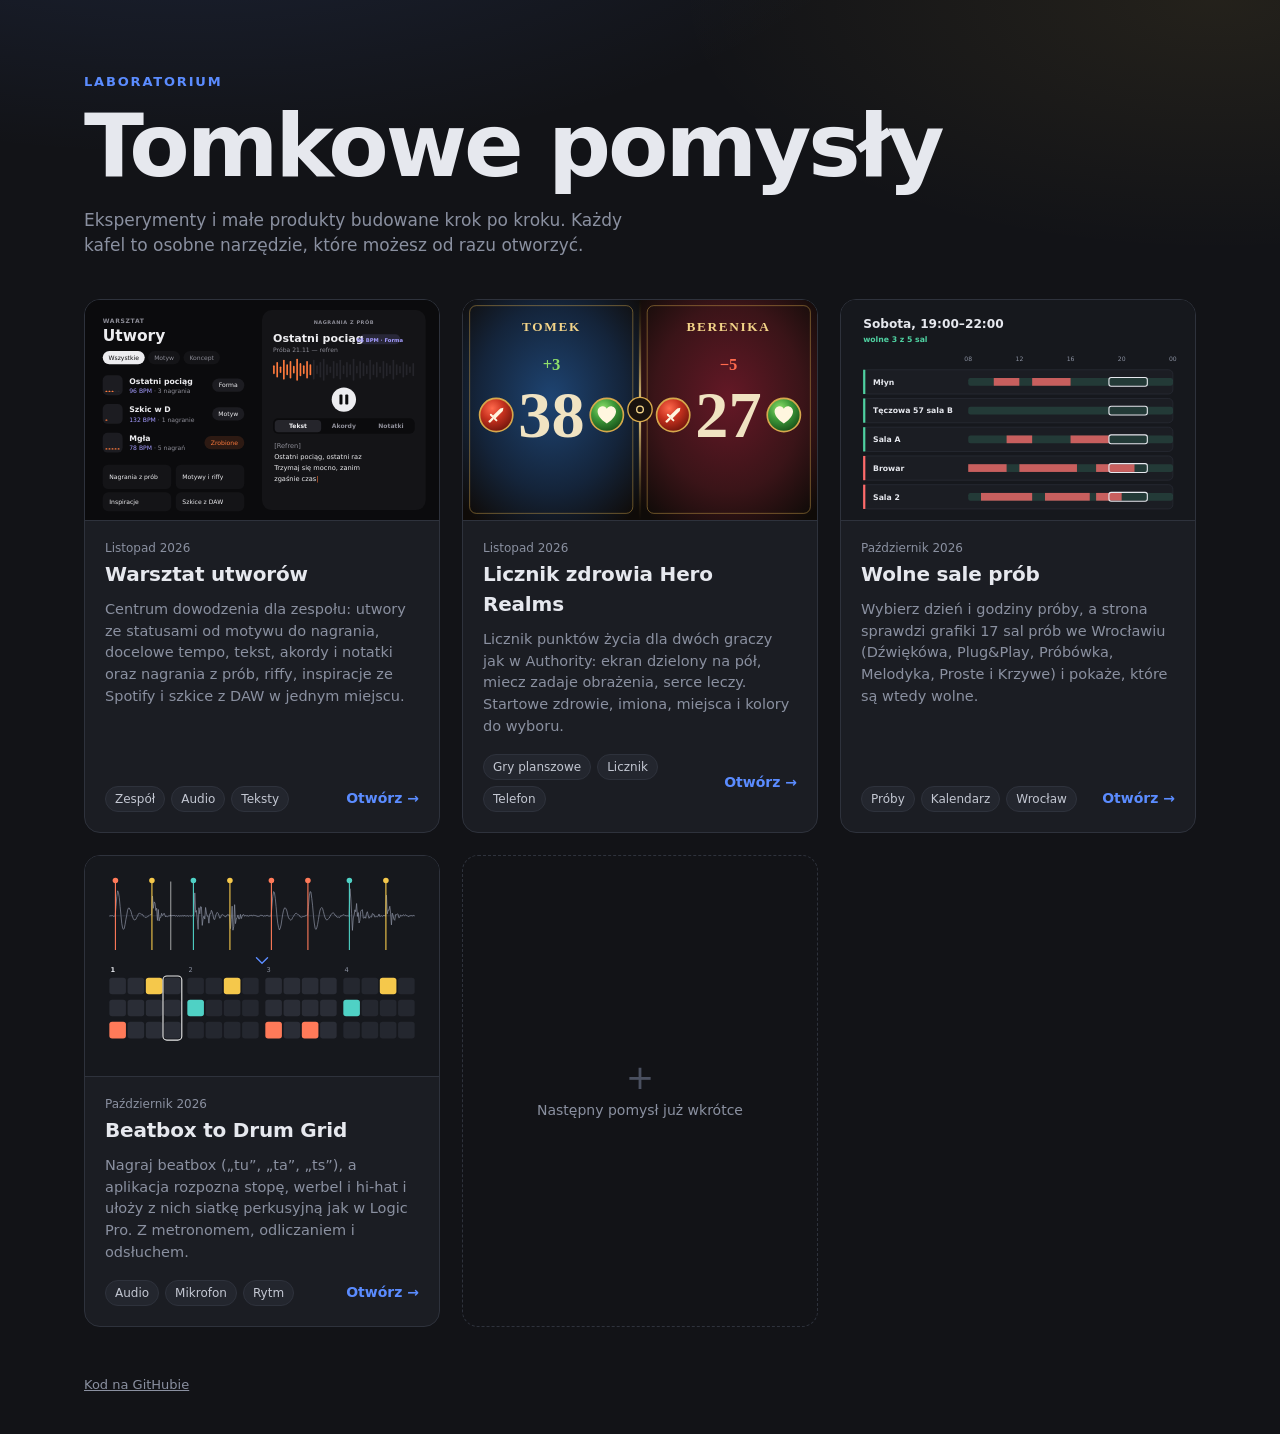
<file: index.html>
<!doctype html>
<html lang="pl">
<head>
  <meta charset="utf-8">
  <meta name="viewport" content="width=device-width, initial-scale=1">
  <title>Tomkowe pomysły</title>
  <meta name="description" content="Eksperymenty i małe produkty budowane krok po kroku.">
  <link rel="stylesheet" href="home.css">
</head>
<body>
  <header class="hero">
    <p class="eyebrow">Laboratorium</p>
    <h1>Tomkowe pomysły</h1>
    <p class="lede">Eksperymenty i małe produkty budowane krok po kroku. Każdy kafel to osobne narzędzie, które możesz od razu otworzyć.</p>
  </header>

  <main>
    <ul id="ideas" class="ideas"></ul>
    <noscript><p class="lede">Ta strona potrzebuje włączonego JavaScriptu.</p></noscript>
  </main>

  <footer class="foot">
    <a href="https://github.com/tomaszsimborski/appsideas">Kod na GitHubie</a>
  </footer>

  <script src="ideas.js"></script>
  <script>
    (() => {
      const list = document.getElementById('ideas');
      const el = (tag, cls, text) => {
        const e = document.createElement(tag);
        if (cls) e.className = cls;
        if (text != null) e.textContent = text;
        return e;
      };

      for (const idea of window.IDEAS || []) {
        const li = el('li');
        const a = el('a', 'tile');
        a.href = idea.href;

        const shot = el('div', 'shot');
        const img = el('img');
        img.src = idea.preview;
        img.alt = '';
        img.loading = 'lazy';
        shot.append(img);

        const body = el('div', 'body');
        const head = el('div', 'head');
        head.append(el('h2', null, idea.title));
        if (idea.date) head.append(el('span', 'date', idea.date));
        body.append(head, el('p', 'desc', idea.description));

        const foot = el('div', 'meta');
        const tags = el('div', 'tags');
        for (const t of idea.tags || []) tags.append(el('span', 'tag', t));
        foot.append(tags, el('span', 'open', 'Otwórz →'));
        body.append(foot);

        a.append(shot, body);
        li.append(a);
        list.append(li);
      }

      // Miejsce na kolejny pomysł.
      const next = el('li');
      const ph = el('div', 'tile placeholder');
      ph.append(el('span', 'plus', '+'), el('p', null, 'Następny pomysł już wkrótce'));
      next.append(ph);
      list.append(next);
    })();
  </script>
</body>
</html>
</file>
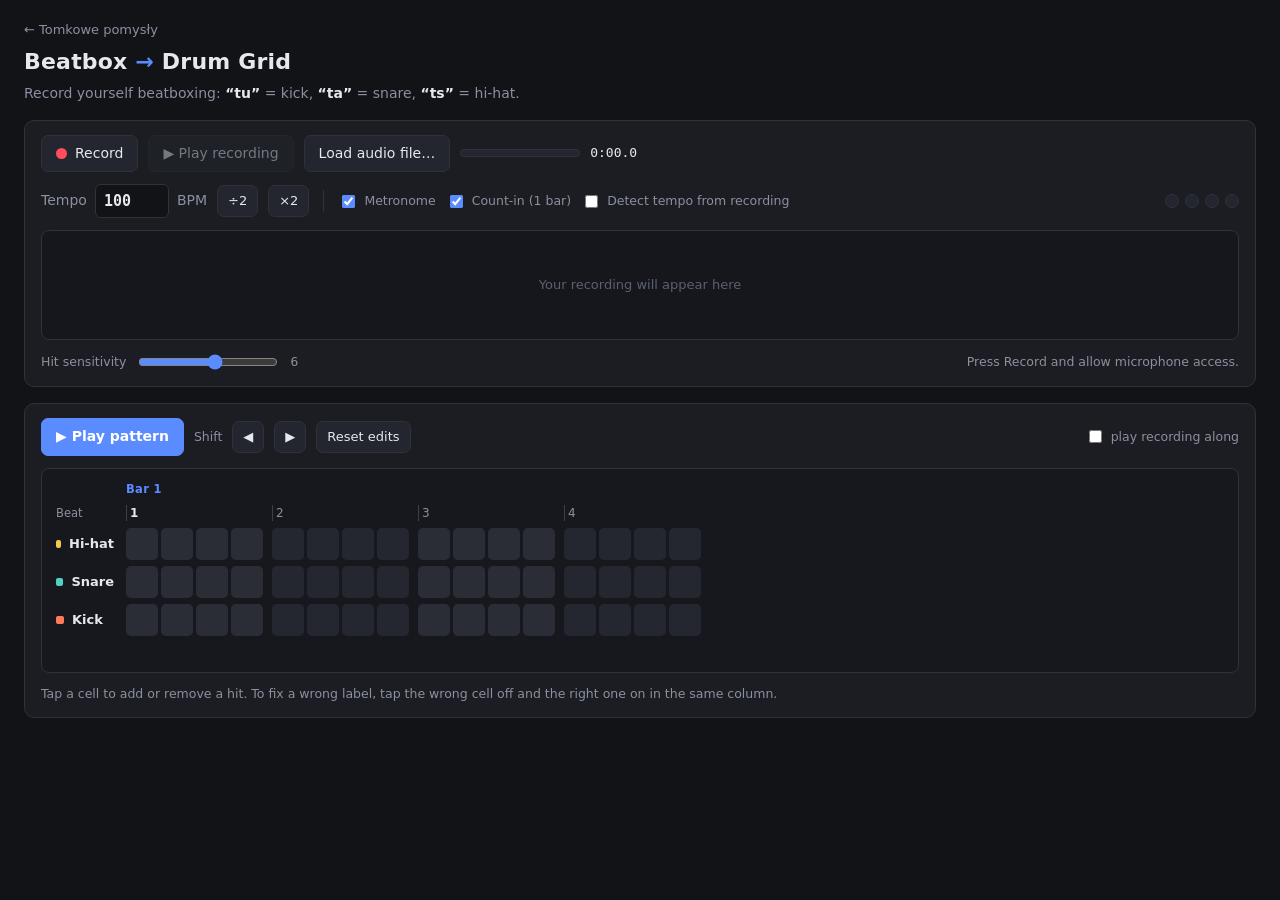
<file: beatbox-grid/index.html>
<!doctype html>
<html lang="en">
<head>
  <meta charset="utf-8">
  <meta name="viewport" content="width=device-width, initial-scale=1">
  <title>Beatbox to Drum Grid</title>
  <link rel="stylesheet" href="styles.css">
</head>
<body>
  <header class="top">
    <a class="back" href="../index.html">← Tomkowe pomysły</a>
    <h1>Beatbox <span>→</span> Drum Grid</h1>
    <p class="hint">Record yourself beatboxing: <b>“tu”</b> = kick, <b>“ta”</b> = snare, <b>“ts”</b> = hi-hat.</p>
  </header>

  <main>
    <section class="panel">
      <div class="row">
        <button id="recordBtn" class="btn record"><span class="dot"></span><span class="label">Record</span></button>
        <button id="playRecBtn" class="btn" disabled>▶ Play recording</button>
        <label class="btn file">Load audio file…<input id="fileInput" type="file" accept="audio/*" hidden></label>
        <div class="meter" title="Input level"><div id="meterFill"></div></div>
        <span id="recTime" class="mono">0:00.0</span>
      </div>
      <div class="row">
        <label class="field">Tempo
          <input id="bpm" type="number" min="40" max="300" step="1" value="100">
          <span>BPM</span>
        </label>
        <button id="halfBtn" class="btn small-btn" title="Halve tempo">÷2</button>
        <button id="doubleBtn" class="btn small-btn" title="Double tempo">×2</button>
        <span class="sep"></span>
        <label class="small check"><input id="metronome" type="checkbox" checked> Metronome</label>
        <label class="small check"><input id="countIn" type="checkbox" checked> Count-in (1 bar)</label>
        <label class="small check"><input id="autoTempo" type="checkbox"> Detect tempo from recording</label>
        <div id="beatLeds" class="beat-leds" aria-hidden="true"><i></i><i></i><i></i><i></i></div>
      </div>
      <canvas id="wave" height="110"></canvas>
      <div class="row small">
        <label for="sensitivity">Hit sensitivity</label>
        <input id="sensitivity" type="range" min="1" max="10" step="1" value="6">
        <span id="sensitivityVal" class="mono">6</span>
        <span id="status" class="status">Press Record and allow microphone access.</span>
      </div>
    </section>

    <section class="panel">
      <div class="row">
        <button id="playPatBtn" class="btn primary" disabled>▶ Play pattern</button>
        <span class="small">Shift</span>
        <button id="shiftLeft" class="btn small-btn" title="Move all hits one step earlier">◀</button>
        <button id="shiftRight" class="btn small-btn" title="Move all hits one step later">▶</button>
        <button id="resetBtn" class="btn small-btn" title="Undo your edits and re-use the detected labels">Reset edits</button>
        <label class="small check push"><input id="withRec" type="checkbox"> play recording along</label>
      </div>
      <div id="gridWrap" class="grid-wrap">
        <div id="grid" class="grid"></div>
      </div>
      <p id="summary" class="small muted">Tap any cell to add or remove a hit. To fix a wrong label, tap the wrong cell off and the right one on in the same column.</p>
    </section>
  </main>

  <script src="analysis.js"></script>
  <script src="app.js"></script>
</body>
</html>
</file>
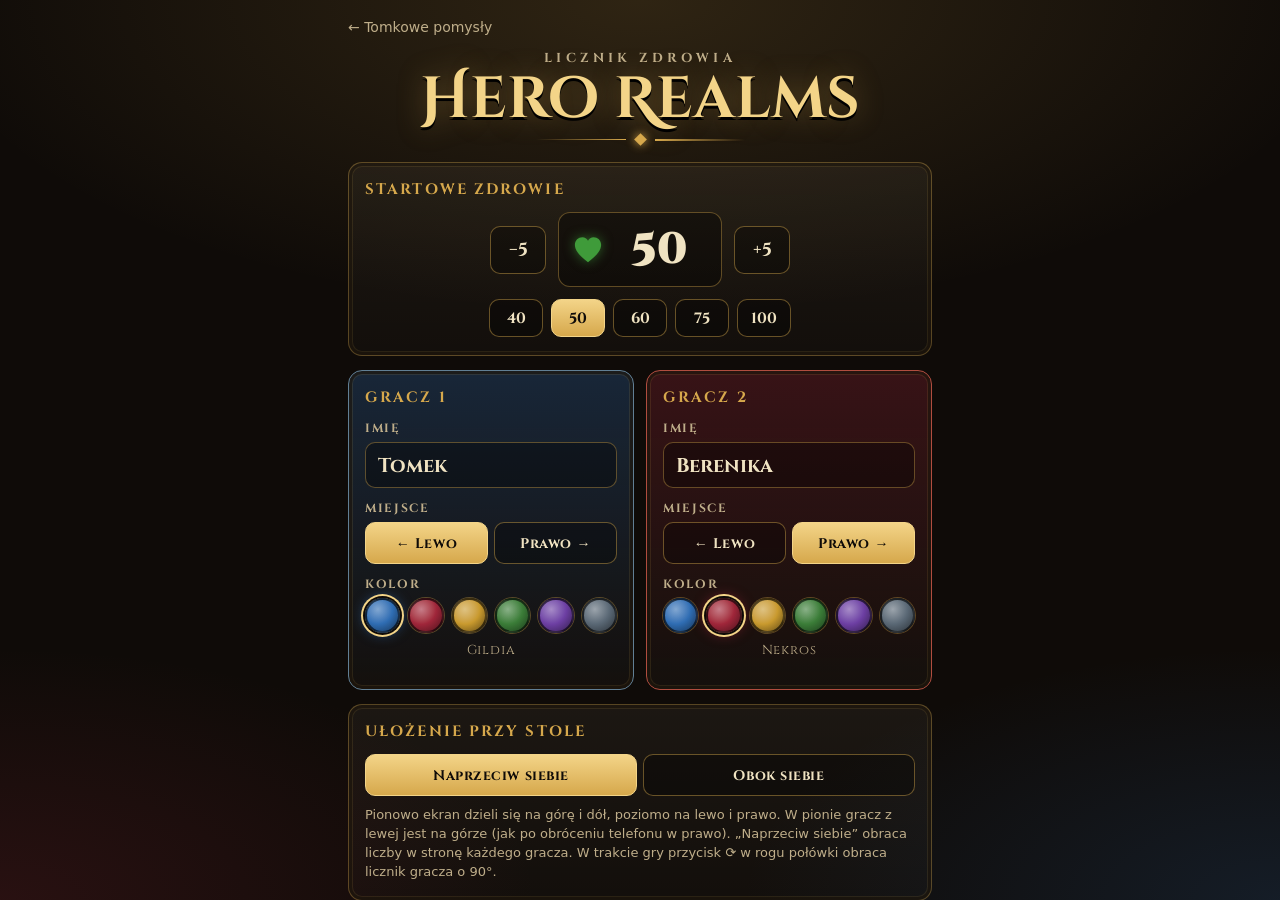
<file: hero-life/index.html>
<!doctype html>
<html lang="pl">
<head>
  <meta charset="utf-8">
  <meta name="viewport" content="width=device-width, initial-scale=1, viewport-fit=cover, user-scalable=no">
  <meta name="theme-color" content="#0f0b08">
  <meta name="apple-mobile-web-app-capable" content="yes">
  <meta name="mobile-web-app-capable" content="yes">
  <meta name="apple-mobile-web-app-status-bar-style" content="black-translucent">
  <meta name="apple-mobile-web-app-title" content="Hero Life">
  <link rel="manifest" href="manifest.webmanifest">
  <link rel="icon" type="image/svg+xml" href="icons/icon.svg">
  <link rel="icon" type="image/png" sizes="192x192" href="icons/icon-192.png">
  <link rel="apple-touch-icon" href="icons/apple-touch-icon.png">
  <title>Licznik zdrowia — Hero Realms</title>
  <link rel="preconnect" href="https://fonts.googleapis.com">
  <link rel="preconnect" href="https://fonts.gstatic.com" crossorigin>
  <link rel="stylesheet" href="https://fonts.googleapis.com/css2?family=Cinzel:wght@500;700;900&family=Cinzel+Decorative:wght@700&display=swap">
  <link rel="stylesheet" href="styles.css">
</head>
<body>
  <!-- Ekran pojedynku: dwie połówki, układ zależy od orientacji ekranu -->
  <div id="game" class="game facing" hidden>
    <section class="half" data-slot="0"></section>
    <section class="half" data-slot="1"></section>

    <nav class="bar" aria-label="Sterowanie pojedynkiem">
      <button id="undoBtn" class="round" title="Cofnij ostatnią zmianę" aria-label="Cofnij">
        <svg viewBox="0 0 24 24" aria-hidden="true"><path d="M9 14 4 9l5-5"/><path d="M4 9h10.5a5.5 5.5 0 0 1 0 11H11"/></svg>
      </button>
      <button id="setupBtn" class="round big" title="Nowy pojedynek / ustawienia" aria-label="Ustawienia">
        <svg viewBox="0 0 24 24" aria-hidden="true"><circle cx="12" cy="12" r="3"/><path d="M19.4 15a1.65 1.65 0 0 0 .33 1.82l.06.06a2 2 0 1 1-2.83 2.83l-.06-.06a1.65 1.65 0 0 0-1.82-.33 1.65 1.65 0 0 0-1 1.51V21a2 2 0 0 1-4 0v-.09A1.65 1.65 0 0 0 9 19.4a1.65 1.65 0 0 0-1.82.33l-.06.06a2 2 0 1 1-2.83-2.83l.06-.06A1.65 1.65 0 0 0 4.6 15a1.65 1.65 0 0 0-1.51-1H3a2 2 0 0 1 0-4h.09A1.65 1.65 0 0 0 4.6 9a1.65 1.65 0 0 0-.33-1.82l-.06-.06a2 2 0 1 1 2.83-2.83l.06.06A1.65 1.65 0 0 0 9 4.6a1.65 1.65 0 0 0 1-1.51V3a2 2 0 0 1 4 0v.09a1.65 1.65 0 0 0 1 1.51 1.65 1.65 0 0 0 1.82-.33l.06-.06a2 2 0 1 1 2.83 2.83l-.06.06A1.65 1.65 0 0 0 19.4 9a1.65 1.65 0 0 0 1.51 1H21a2 2 0 0 1 0 4h-.09a1.65 1.65 0 0 0-1.51 1z"/></svg>
      </button>
      <button id="resetBtn" class="round" title="Zacznij od nowa (dotknij dwa razy)" aria-label="Zacznij od nowa">
        <svg viewBox="0 0 24 24" aria-hidden="true"><path d="M3 12a9 9 0 1 0 3-6.7L3 8"/><path d="M3 3v5h5"/></svg>
      </button>
    </nav>
  </div>

  <!-- Ustawienia przed pojedynkiem -->
  <div id="setup" class="setup">
    <div class="sheet">
      <a class="back" href="../index.html">← Tomkowe pomysły</a>
      <header class="title">
        <p class="eyebrow">Licznik zdrowia</p>
        <h1>Hero&nbsp;Realms</h1>
        <div class="flourish" aria-hidden="true"><span></span><i></i><span></span></div>
      </header>

      <section class="card">
        <h2>Startowe zdrowie</h2>
        <div class="hp-pick">
          <button type="button" class="step" data-step="-5" aria-label="Mniej o 5">−5</button>
          <div class="hp-input">
            <svg class="ico heal" viewBox="0 0 64 64" aria-hidden="true"><use href="#i-heart"/></svg>
            <input id="startHp" type="number" inputmode="numeric" min="1" max="999" value="50" aria-label="Startowe zdrowie">
          </div>
          <button type="button" class="step" data-step="5" aria-label="Więcej o 5">+5</button>
        </div>
        <div class="chips" id="hpChips">
          <button type="button" data-hp="40">40</button>
          <button type="button" data-hp="50">50</button>
          <button type="button" data-hp="60">60</button>
          <button type="button" data-hp="75">75</button>
          <button type="button" data-hp="100">100</button>
        </div>
      </section>

      <div id="playerCards" class="players"></div>

      <section class="card">
        <h2>Ułożenie przy stole</h2>
        <div class="seg" id="layoutSeg" role="radiogroup" aria-label="Ułożenie przy stole">
          <button type="button" data-layout="facing" role="radio">Naprzeciw siebie</button>
          <button type="button" data-layout="side" role="radio">Obok siebie</button>
        </div>
        <p class="hint">Pionowo ekran dzieli się na górę i dół, poziomo na lewo i prawo.
          W pionie gracz z lewej jest na górze (jak po obróceniu telefonu w prawo).
          „Naprzeciw siebie” obraca liczby w stronę każdego gracza.
          W trakcie gry przycisk ⟳ w rogu połówki obraca licznik gracza o 90°.</p>
      </section>

      <section class="card install" id="installCard" hidden>
        <h2>Zainstaluj na telefonie</h2>
        <p class="hint" id="installText">Dodaj licznik do ekranu głównego — otworzy się na pełnym ekranie i zadziała bez internetu.</p>
        <button id="installBtn" type="button" class="ghost install-btn" hidden>Zainstaluj aplikację</button>
      </section>

      <div class="actions">
        <button id="cancelBtn" type="button" class="ghost" hidden>Wróć do gry</button>
        <button id="startBtn" type="button" class="primary">Do walki!</button>
      </div>
    </div>
  </div>

  <!-- Ikony (własne rysunki w duchu kart: miecz = obrażenia, serce = leczenie) -->
  <svg width="0" height="0" style="position:absolute" aria-hidden="true">
    <defs>
      <symbol id="i-sword" viewBox="0 0 64 64">
        <g transform="rotate(45 32 32)">
          <path d="M32 1 L37.5 9 L37.5 41 L26.5 41 L26.5 9 Z"/>
          <rect x="17" y="40" width="30" height="6" rx="3"/>
          <rect x="28.5" y="45" width="7" height="12" rx="2"/>
          <circle cx="32" cy="59.5" r="4"/>
        </g>
      </symbol>
      <symbol id="i-heart" viewBox="0 0 64 64">
        <path d="M32 58 C11 43 4 31 4 21 C4 11.5 11.5 5 20 5 C25.5 5 29.5 8 32 12.5 C34.5 8 38.5 5 44 5 C52.5 5 60 11.5 60 21 C60 31 53 43 32 58 Z"/>
      </symbol>
    </defs>
  </svg>

  <template id="halfTpl">
    <div class="inner">
      <div class="frame" aria-hidden="true"></div>
      <button type="button" class="turn" title="Obróć licznik o 90°" aria-label="Obróć licznik o 90 stopni">
        <svg viewBox="0 0 24 24" aria-hidden="true"><path d="M21 12a9 9 0 1 1-3-6.7L21 8"/><path d="M21 3v5h-5"/></svg>
      </button>
      <div class="name"></div>
      <div class="main">
        <button type="button" class="act dmg" aria-label="Obrażenia −1">
          <span class="medal"><svg viewBox="0 0 64 64"><use href="#i-sword"/></svg></span>
          <span class="sign">−</span>
        </button>
        <div class="hp">
          <span class="delta"></span>
          <span class="value">50</span>
          <span class="log"></span>
        </div>
        <button type="button" class="act heal" aria-label="Leczenie +1">
          <span class="medal"><svg viewBox="0 0 64 64"><use href="#i-heart"/></svg></span>
          <span class="sign">+</span>
        </button>
      </div>
      <div class="result" hidden>
        <div class="result-title"></div>
        <div class="result-sub"></div>
        <button type="button" class="rematch">Rewanż</button>
      </div>
    </div>
  </template>

  <script src="app.js"></script>
</body>
</html>
</file>
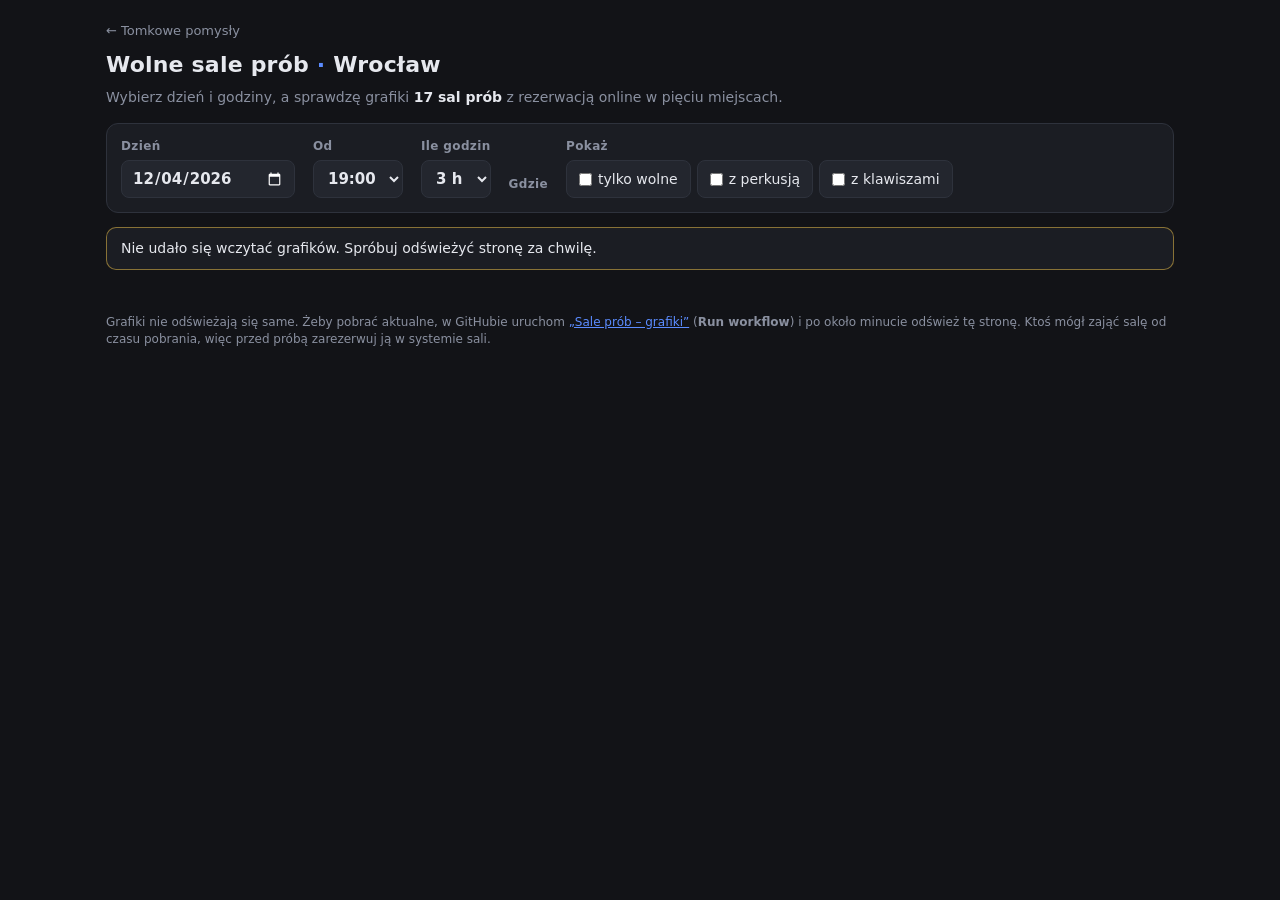
<file: sale-prob/index.html>
<!doctype html>
<html lang="pl">
<head>
  <meta charset="utf-8">
  <meta name="viewport" content="width=device-width, initial-scale=1">
  <title>Wolne sale prób</title>
  <link rel="stylesheet" href="styles.css">
</head>
<body>
  <header class="top">
    <a class="back" href="../index.html">← Tomkowe pomysły</a>
    <h1>Wolne sale prób <span>·</span> Wrocław</h1>
    <p class="hint">Wybierz dzień i godziny, a sprawdzę grafiki <b>17 sal prób</b> z rezerwacją online w pięciu miejscach.</p>
  </header>

  <main>
    <form id="form" class="panel controls" onsubmit="return false">
      <label class="field">Dzień
        <input id="day" type="date" required>
      </label>
      <label class="field">Od
        <select id="start"></select>
      </label>
      <label class="field">Ile godzin
        <select id="hours"></select>
      </label>
      <div class="field">Gdzie
        <div id="venues" class="venues"></div>
      </div>
      <div class="field">Pokaż
        <div class="venues">
          <label class="check"><input id="onlyFree" type="checkbox"> tylko wolne</label>
          <label class="check"><input id="needDrums" type="checkbox"> z perkusją</label>
          <label class="check"><input id="needKeys" type="checkbox"> z klawiszami</label>
        </div>
      </div>
    </form>

    <p id="status" class="status">Ładuję grafiki…</p>
    <p id="updated" class="updated"></p>
    <div id="results" class="results"></div>
  </main>

  <footer class="foot">
    <p class="muted">Grafiki nie odświeżają się same. Żeby pobrać aktualne, w GitHubie uruchom <a href="https://github.com/tomaszsimborski/appsideas/actions/workflows/sale-prob-data.yml">„Sale prób – grafiki”</a> (<b>Run workflow</b>) i po około minucie odśwież tę stronę. Ktoś mógł zająć salę od czasu pobrania, więc przed próbą zarezerwuj ją w systemie sali.</p>
  </footer>

  <script src="availability.js"></script>
  <script src="rooms-info.js"></script>
  <script src="app.js"></script>
</body>
</html>
</file>
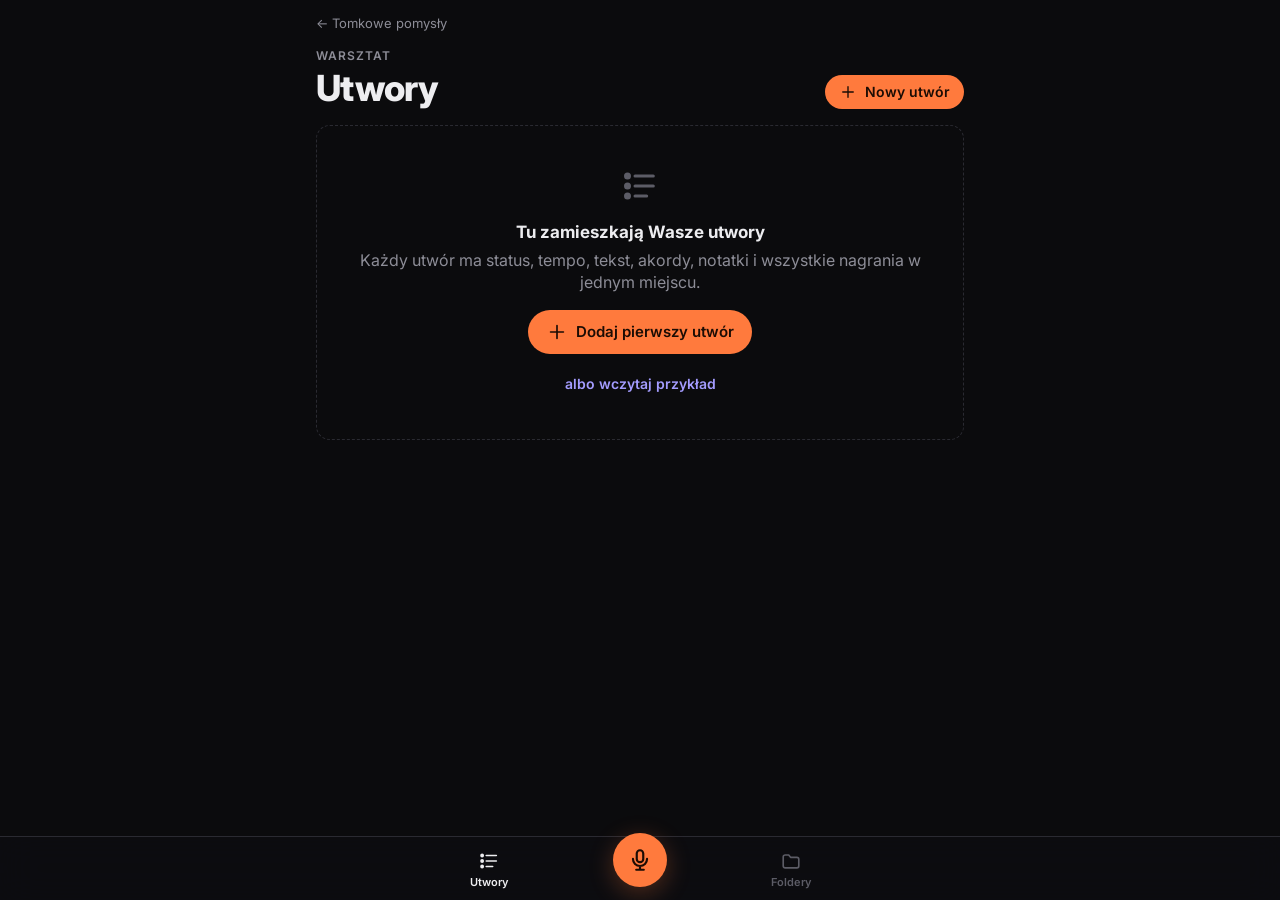
<file: warsztat/index.html>
<!doctype html>
<html lang="pl">
<head>
  <meta charset="utf-8">
  <meta name="viewport" content="width=device-width, initial-scale=1, viewport-fit=cover, interactive-widget=resizes-content">
  <meta name="theme-color" content="#0b0b0d">
  <meta name="apple-mobile-web-app-capable" content="yes">
  <meta name="mobile-web-app-capable" content="yes">
  <meta name="apple-mobile-web-app-status-bar-style" content="black-translucent">
  <title>Warsztat utworów</title>
  <link rel="preconnect" href="https://fonts.googleapis.com">
  <link rel="preconnect" href="https://fonts.gstatic.com" crossorigin>
  <link rel="stylesheet" href="https://fonts.googleapis.com/css2?family=Inter:wght@400;500;600;700;800&family=JetBrains+Mono:wght@400;600&display=swap">
  <link rel="stylesheet" href="styles.css">
</head>
<body>
  <div class="app">
    <main id="view" class="view" tabindex="-1"></main>
  </div>

  <!-- Mini-odtwarzacz nad paskiem zakładek -->
  <div id="mini" class="mini" hidden>
    <div class="mini-progress"><span id="miniBar"></span></div>
    <button type="button" id="miniOpen" class="mini-open" aria-label="Otwórz odtwarzacz">
      <span class="mini-art"><svg><use href="#i-wave"/></svg></span>
      <span class="mini-text">
        <span id="miniTitle" class="mini-title"></span>
        <span id="miniSub" class="mini-sub"></span>
      </span>
    </button>
    <button type="button" id="miniPlay" class="icon-btn" aria-label="Odtwarzaj">
      <svg><use href="#i-play"/></svg>
    </button>
    <button type="button" id="miniClose" class="icon-btn subtle" aria-label="Zamknij odtwarzacz">
      <svg><use href="#i-x"/></svg>
    </button>
  </div>

  <!-- Dolny pasek: utwory, nagrywanie, foldery -->
  <nav class="tabbar" aria-label="Nawigacja">
    <a href="#/utwory" class="tab" data-tab="utwory">
      <svg><use href="#i-list"/></svg><span>Utwory</span>
    </a>
    <button type="button" id="recTab" class="tab rec" aria-label="Nagraj">
      <span class="rec-dot"><svg><use href="#i-mic"/></svg></span>
    </button>
    <a href="#/foldery" class="tab" data-tab="foldery">
      <svg><use href="#i-folder"/></svg><span>Foldery</span>
    </a>
  </nav>

  <!-- Pełny odtwarzacz z warstwami tekstowymi -->
  <section id="player" class="player" aria-hidden="true" aria-label="Odtwarzacz">
    <header class="player-top">
      <button type="button" id="playerDown" class="icon-btn subtle" aria-label="Zwiń odtwarzacz">
        <svg><use href="#i-chevron-down"/></svg>
      </button>
      <div class="player-folder" id="playerFolder"></div>
      <button type="button" id="playerMore" class="icon-btn subtle" aria-label="Edytuj nagranie">
        <svg><use href="#i-more"/></svg>
      </button>
    </header>

    <div class="player-head">
      <div class="player-song" id="playerSong"></div>
      <div class="player-item" id="playerItem"></div>
    </div>

    <div class="player-media" id="playerMedia">
      <video id="media" playsinline preload="metadata"></video>
      <div id="spotifyBox" class="spotify-box" hidden></div>
      <div class="wave-wrap" id="waveWrap">
        <canvas id="wave" class="wave" aria-label="Przewijanie nagrania"></canvas>
        <div class="times"><span id="tCur">0:00</span><span id="tDur">0:00</span></div>
      </div>
      <div class="transport" id="transport">
        <button type="button" id="speedBtn" class="pill-btn" aria-label="Prędkość odtwarzania">1×</button>
        <button type="button" id="back10" class="icon-btn" aria-label="Cofnij 10 sekund">
          <svg><use href="#i-back10"/></svg>
        </button>
        <button type="button" id="bigPlay" class="play-btn" aria-label="Odtwarzaj">
          <svg><use href="#i-play"/></svg>
        </button>
        <button type="button" id="fwd10" class="icon-btn" aria-label="Do przodu 10 sekund">
          <svg><use href="#i-fwd10"/></svg>
        </button>
        <button type="button" id="loopBtn" class="pill-btn" aria-pressed="false" aria-label="Zapętl">
          <svg><use href="#i-repeat"/></svg>
        </button>
      </div>
    </div>

    <div class="player-layers" id="playerLayers"></div>
  </section>

  <!-- Arkusze (bottom sheets) i komunikaty -->
  <div id="scrim" class="scrim" hidden></div>
  <div id="sheet" class="sheet" role="dialog" aria-modal="true" hidden></div>
  <div id="toast" class="toast" role="status" aria-live="polite"></div>

  <input type="file" id="fileInput" accept="audio/*,video/*" multiple hidden>
  <input type="file" id="backupInput" accept="application/json,.json" hidden>

  <!-- Ikony -->
  <svg width="0" height="0" style="position:absolute" aria-hidden="true">
    <defs>
      <symbol id="i-play" viewBox="0 0 24 24"><path d="M7 4.5v15a1 1 0 0 0 1.5.86l12-7.5a1 1 0 0 0 0-1.72l-12-7.5A1 1 0 0 0 7 4.5z" fill="currentColor" stroke="none"/></symbol>
      <symbol id="i-pause" viewBox="0 0 24 24"><rect x="6" y="4" width="4.5" height="16" rx="1.2" fill="currentColor" stroke="none"/><rect x="13.5" y="4" width="4.5" height="16" rx="1.2" fill="currentColor" stroke="none"/></symbol>
      <symbol id="i-mic" viewBox="0 0 24 24"><rect x="9" y="3" width="6" height="11" rx="3"/><path d="M5.5 11a6.5 6.5 0 0 0 13 0M12 17.5V21M8.5 21h7"/></symbol>
      <symbol id="i-list" viewBox="0 0 24 24"><path d="M9 6h11M9 12h11M9 18h7"/><circle cx="4.5" cy="6" r="1.2" fill="currentColor"/><circle cx="4.5" cy="12" r="1.2" fill="currentColor"/><circle cx="4.5" cy="18" r="1.2" fill="currentColor"/></symbol>
      <symbol id="i-folder" viewBox="0 0 24 24"><path d="M3.5 7.5a2 2 0 0 1 2-2h4l2 2.5h7a2 2 0 0 1 2 2v7.5a2 2 0 0 1-2 2h-13a2 2 0 0 1-2-2z"/></symbol>
      <symbol id="i-guitar" viewBox="0 0 24 24"><path d="m14 10 6.5-6.5M18 3l3 3"/><path d="M11.3 8.6c-1.7-.6-3.6-.3-4.8.9-.8.8-1 1.8-.9 2.7-1.4.1-2.6.8-3.1 2-.9 2 .4 4.6 2.6 5.6 2.2.9 4.5.2 5.4-1.6.5-1.1.4-2.3-.2-3.4.9 0 1.8-.3 2.5-1 1.2-1.2 1.5-3 .9-4.7"/><circle cx="9.5" cy="14.5" r="1.4"/></symbol>
      <symbol id="i-spark" viewBox="0 0 24 24"><path d="M12 3.5l1.9 5.1 5.1 1.9-5.1 1.9L12 17.5l-1.9-5.1L5 10.5l5.1-1.9z"/><path d="M18.5 16v4M16.5 18h4"/></symbol>
      <symbol id="i-wave" viewBox="0 0 24 24"><path d="M3 12h1.5M7 8v8M10.5 5v14M14 9v6M17.5 6.5v11M21 11v2"/></symbol>
      <symbol id="i-plus" viewBox="0 0 24 24"><path d="M12 5v14M5 12h14"/></symbol>
      <symbol id="i-minus" viewBox="0 0 24 24"><path d="M5 12h14"/></symbol>
      <symbol id="i-x"viewBox="0 0 24 24"><path d="M6 6l12 12M18 6 6 18"/></symbol>
      <symbol id="i-chevron-left" viewBox="0 0 24 24"><path d="M15 5l-7 7 7 7"/></symbol>
      <symbol id="i-chevron-right" viewBox="0 0 24 24"><path d="M9 5l7 7-7 7"/></symbol>
      <symbol id="i-chevron-down" viewBox="0 0 24 24"><path d="M5 9l7 7 7-7"/></symbol>
      <symbol id="i-more" viewBox="0 0 24 24"><circle cx="5" cy="12" r="1.6" fill="currentColor"/><circle cx="12" cy="12" r="1.6" fill="currentColor"/><circle cx="19" cy="12" r="1.6" fill="currentColor"/></symbol>
      <symbol id="i-search" viewBox="0 0 24 24"><circle cx="11" cy="11" r="6.5"/><path d="m16 16 4.5 4.5"/></symbol>
      <symbol id="i-upload" viewBox="0 0 24 24"><path d="M12 15V4M7.5 8.5 12 4l4.5 4.5M4.5 15v3.5a2 2 0 0 0 2 2h11a2 2 0 0 0 2-2V15"/></symbol>
      <symbol id="i-link" viewBox="0 0 24 24"><path d="M10 14a4.5 4.5 0 0 0 6.4 0l3-3a4.5 4.5 0 0 0-6.4-6.4l-1 1"/><path d="M14 10a4.5 4.5 0 0 0-6.4 0l-3 3a4.5 4.5 0 0 0 6.4 6.4l1-1"/></symbol>
      <symbol id="i-spotify" viewBox="0 0 24 24"><circle cx="12" cy="12" r="9"/><path d="M7.5 9.5c3-1 6.5-.7 9.3.8M8 12.7c2.5-.7 5.2-.4 7.4.8M8.6 15.7c1.9-.5 3.9-.3 5.6.6"/></symbol>
      <symbol id="i-video" viewBox="0 0 24 24"><rect x="3" y="6" width="13" height="12" rx="2"/><path d="m16 10.5 5-3v9l-5-3z"/></symbol>
      <symbol id="i-trash" viewBox="0 0 24 24"><path d="M4.5 7h15M9.5 7V4.5h5V7M6.5 7l1 12.5a1.5 1.5 0 0 0 1.5 1.5h6a1.5 1.5 0 0 0 1.5-1.5l1-12.5"/></symbol>
      <symbol id="i-repeat" viewBox="0 0 24 24"><path d="M4 11V9.5A3.5 3.5 0 0 1 7.5 6H19l-3-3M20 13v1.5a3.5 3.5 0 0 1-3.5 3.5H5l3 3"/></symbol>
      <symbol id="i-back10" viewBox="0 0 24 24"><path d="M4 12a8 8 0 1 0 2.4-5.7L4 8.5"/><path d="M4 4v4.5h4.5"/><text x="12.3" y="15.6" font-size="7.5" font-weight="700" text-anchor="middle" fill="currentColor" stroke="none" font-family="Inter, sans-serif">10</text></symbol>
      <symbol id="i-fwd10" viewBox="0 0 24 24"><path d="M20 12a8 8 0 1 1-2.4-5.7L20 8.5"/><path d="M20 4v4.5h-4.5"/><text x="11.7" y="15.6" font-size="7.5" font-weight="700" text-anchor="middle" fill="currentColor" stroke="none" font-family="Inter, sans-serif">10</text></symbol>
      <symbol id="i-metronome" viewBox="0 0 24 24"><path d="M9.2 3.5h5.6l4 16a1 1 0 0 1-1 1.2H6.2a1 1 0 0 1-1-1.2z"/><path d="M6.5 15.5h11M12 15.5 17 6"/></symbol>
      <symbol id="i-tap" viewBox="0 0 24 24"><path d="M9 11V5.5a1.5 1.5 0 0 1 3 0V10m0-.5a1.5 1.5 0 0 1 3 0V11m0-.5a1.5 1.5 0 0 1 3 0v4.5a6 6 0 0 1-6 6h-.5a6 6 0 0 1-4.6-2.2L4.5 15.5a1.5 1.5 0 0 1 2.3-2L9 15"/></symbol>
      <symbol id="i-text" viewBox="0 0 24 24"><path d="M5 6h14M5 11h14M5 16h9"/></symbol>
      <symbol id="i-download" viewBox="0 0 24 24"><path d="M12 4v11M7.5 10.5 12 15l4.5-4.5M4.5 15v3.5a2 2 0 0 0 2 2h11a2 2 0 0 0 2-2V15"/></symbol>
      <symbol id="i-stop" viewBox="0 0 24 24"><rect x="6" y="6" width="12" height="12" rx="2.5" fill="currentColor" stroke="none"/></symbol>
      <symbol id="i-edit" viewBox="0 0 24 24"><path d="M4 20h4L19 9a2.8 2.8 0 0 0-4-4L4 16z"/><path d="m13.5 6.5 4 4"/></symbol>
    </defs>
  </svg>

  <script src="lib.js"></script>
  <script src="store.js"></script>
  <script src="app.js"></script>
</body>
</html>
</file>
<file: home.css>
:root {
  --bg: #121317;
  --panel: #1b1d23;
  --panel-2: #23262e;
  --line: #2e323c;
  --text: #e6e8ee;
  --muted: #8a90a0;
  --accent: #5b8cff;
  --warm: #f5c84b;
}

* { box-sizing: border-box; }

body {
  margin: 0;
  background:
    radial-gradient(1200px 500px at 15% -10%, rgba(91, 140, 255, .14), transparent 60%),
    radial-gradient(900px 420px at 95% 0%, rgba(245, 200, 75, .08), transparent 60%),
    var(--bg);
  color: var(--text);
  font: 15px/1.5 system-ui, -apple-system, "Segoe UI", Roboto, sans-serif;
  min-height: 100vh;
}

.hero, main, .foot { max-width: 1160px; margin: 0 auto; padding-left: 24px; padding-right: 24px; }

.hero { padding-top: 72px; padding-bottom: 40px; }
.eyebrow {
  margin: 0 0 10px;
  color: var(--accent);
  font-size: 13px;
  font-weight: 650;
  letter-spacing: .14em;
  text-transform: uppercase;
}
.hero h1 {
  margin: 0;
  font-size: clamp(44px, 8vw, 88px);
  line-height: 1;
  font-weight: 800;
  letter-spacing: -.035em;
}
.lede { margin: 18px 0 0; max-width: 560px; color: var(--muted); font-size: 17px; }

.ideas {
  list-style: none;
  margin: 0;
  padding: 0 0 24px;
  display: grid;
  grid-template-columns: repeat(auto-fill, minmax(300px, 1fr));
  gap: 22px;
}
.ideas > li { display: flex; }

.tile {
  flex: 1;
  display: flex;
  flex-direction: column;
  background: var(--panel);
  border: 1px solid var(--line);
  border-radius: 16px;
  overflow: hidden;
  color: inherit;
  text-decoration: none;
  transition: transform .18s ease, border-color .18s ease, box-shadow .18s ease;
}
a.tile:hover, a.tile:focus-visible {
  transform: translateY(-4px);
  border-color: #3f4658;
  box-shadow: 0 18px 40px -18px rgba(0, 0, 0, .7), 0 0 0 1px rgba(91, 140, 255, .25);
  outline: none;
}

.shot { aspect-ratio: 16 / 10; background: #16181d; border-bottom: 1px solid var(--line); overflow: hidden; }
.shot img { width: 100%; height: 100%; object-fit: cover; display: block; transition: transform .3s ease; }
a.tile:hover .shot img { transform: scale(1.03); }

.body { padding: 18px 20px 20px; display: flex; flex-direction: column; gap: 10px; flex: 1; }
.head { display: flex; flex-direction: column-reverse; gap: 2px; }
.head h2 { margin: 0; font-size: 20px; font-weight: 700; letter-spacing: -.01em; }
.date { color: var(--muted); font-size: 12px; }
.desc { margin: 0; color: var(--muted); font-size: 14.5px; }

.meta { margin-top: auto; padding-top: 6px; display: flex; align-items: center; justify-content: space-between; gap: 10px; }
.tags { display: flex; flex-wrap: wrap; gap: 6px; }
.tag { font-size: 12px; padding: 3px 9px; border-radius: 999px; background: var(--panel-2); border: 1px solid var(--line); color: #c3c7d2; }
.open { color: var(--accent); font-weight: 650; font-size: 14px; white-space: nowrap; }

.placeholder {
  min-height: 260px;
  align-items: center;
  justify-content: center;
  gap: 6px;
  background: transparent;
  border: 1.5px dashed var(--line);
  color: var(--muted);
  text-align: center;
}
.placeholder p { margin: 0; font-size: 14px; }
.plus { font-size: 34px; line-height: 1; color: #4a5060; }

.foot { padding-top: 24px; padding-bottom: 40px; font-size: 13px; }
.foot a { color: var(--muted); }
.foot a:hover { color: var(--text); }

@media (max-width: 640px) {
  .hero, main, .foot { padding-left: 16px; padding-right: 16px; }
  .hero { padding-top: 44px; padding-bottom: 28px; }
  .lede { font-size: 16px; }
}

@media (prefers-reduced-motion: reduce) {
  .tile, .shot img { transition: none; }
  a.tile:hover { transform: none; }
}
</file>
<file: beatbox-grid/styles.css>
:root {
  --bg: #121317;
  --panel: #1b1d23;
  --panel-2: #23262e;
  --line: #2e323c;
  --text: #e6e8ee;
  --muted: #8a90a0;
  --accent: #5b8cff;
  --rec: #ff4d5e;
  --hihat: #f5c84b;
  --snare: #4fd1c5;
  --kick: #ff7a59;
  --cell: #2a2d36;
  --cell-alt: #24272f;
  --cell-size: 32px;
  --label-w: 84px;
}

* { box-sizing: border-box; }

body {
  margin: 0;
  background: var(--bg);
  color: var(--text);
  font: 14px/1.4 system-ui, -apple-system, "Segoe UI", Roboto, sans-serif;
}

.top { padding: 20px 24px 4px; }
.back { display: inline-block; margin-bottom: 8px; color: var(--muted); text-decoration: none; font-size: 13px; }
.back:hover { color: var(--text); }
h1 { margin: 0; font-size: 22px; font-weight: 650; letter-spacing: .2px; }
h1 span { color: var(--accent); }
.hint { margin: 6px 0 0; color: var(--muted); }
.hint b { color: var(--text); font-weight: 600; }

main { padding: 12px 24px 32px; display: grid; gap: 16px; max-width: 1400px; }

.panel {
  background: var(--panel);
  border: 1px solid var(--line);
  border-radius: 10px;
  padding: 14px 16px;
  display: grid;
  gap: 12px;
  min-width: 0;
}

.row { display: flex; flex-wrap: wrap; align-items: center; gap: 10px; }
.small { font-size: 12.5px; color: var(--muted); }
.muted { color: var(--muted); margin: 0; }
.mono { font-variant-numeric: tabular-nums; font-family: ui-monospace, SFMono-Regular, Menlo, monospace; font-size: 13px; }
.sep { width: 1px; height: 22px; background: var(--line); margin: 0 4px; }
.check { display: inline-flex; align-items: center; gap: 6px; cursor: pointer; }
.check input { accent-color: var(--accent); }
.check:has(input:disabled) { opacity: .45; cursor: default; }
.push { margin-left: auto; }

.beat-leds { display: inline-flex; gap: 6px; margin-left: auto; }
.beat-leds i { width: 14px; height: 14px; border-radius: 50%; background: var(--panel-2); border: 1px solid var(--line); transition: background 40ms; }
.beat-leds i.on { background: var(--accent); border-color: var(--accent); box-shadow: 0 0 8px var(--accent); }
.beat-leds i.on.accent { background: #fff; border-color: #fff; box-shadow: 0 0 8px #fff; }
.beat-leds.count i.on { background: var(--hihat); border-color: var(--hihat); box-shadow: 0 0 8px var(--hihat); }

.btn {
  appearance: none;
  border: 1px solid var(--line);
  background: var(--panel-2);
  color: var(--text);
  padding: 8px 14px;
  border-radius: 7px;
  font: inherit;
  cursor: pointer;
  display: inline-flex;
  align-items: center;
  gap: 8px;
  user-select: none;
}
.btn:hover:not(:disabled) { border-color: #444a58; background: #2a2e37; }
.btn:disabled { opacity: .45; cursor: default; }
.btn.primary { background: var(--accent); border-color: var(--accent); color: #fff; font-weight: 600; }
.btn.primary:hover:not(:disabled) { background: #6f9aff; }
.small-btn { padding: 6px 10px; font-size: 13px; }

.btn.record .dot { width: 11px; height: 11px; border-radius: 50%; background: var(--rec); }
.btn.record.active { background: var(--rec); border-color: var(--rec); color: #fff; }
.btn.record.active .dot { background: #fff; border-radius: 2px; animation: pulse 1s infinite; }
@keyframes pulse { 50% { opacity: .35; } }

.meter { width: 120px; height: 8px; background: var(--panel-2); border-radius: 4px; overflow: hidden; border: 1px solid var(--line); }
#meterFill { height: 100%; width: 0; background: linear-gradient(90deg, #3ddc84, #f5c84b 70%, #ff4d5e); transition: width 60ms linear; }

#wave { width: 100%; height: 110px; background: #15171c; border: 1px solid var(--line); border-radius: 8px; display: block; cursor: pointer; }

.status { margin-left: auto; }
.status.error { color: var(--rec); }

.field { display: inline-flex; align-items: center; gap: 8px; color: var(--muted); }
.field input {
  width: 74px;
  background: #121317;
  border: 1px solid var(--line);
  color: var(--text);
  border-radius: 6px;
  padding: 7px 8px;
  font: 600 15px/1 ui-monospace, SFMono-Regular, Menlo, monospace;
}
.field input:focus { outline: 2px solid var(--accent); outline-offset: -1px; }

input[type=range] { accent-color: var(--accent); width: 140px; }

/* ---------- Step grid ---------- */

.grid-wrap {
  overflow-x: auto;
  border: 1px solid var(--line);
  border-radius: 8px;
  background: #16181d;
  padding: 10px 12px 12px 0;
}

.grid { display: inline-grid; row-gap: 6px; min-width: 100%; }

.grid-row { display: flex; align-items: center; }

.row-label {
  position: sticky;
  left: 0;
  z-index: 2;
  width: var(--label-w);
  flex: none;
  padding: 0 12px 0 14px;
  background: #16181d;
  font-weight: 600;
  font-size: 13px;
  display: flex;
  align-items: center;
  gap: 8px;
  white-space: nowrap;
  height: var(--cell-size);
}
.row-label i { width: 8px; height: 8px; border-radius: 2px; display: inline-block; }
.grid-row.hihat .row-label i { background: var(--hihat); }
.grid-row.snare .row-label i { background: var(--snare); }
.grid-row.kick .row-label i { background: var(--kick); }

.bar { display: flex; gap: 3px; flex: none; }
.bar + .bar { margin-left: 14px; padding-left: 14px; border-left: 1px solid var(--line); }
.beat { display: flex; gap: 3px; }
.beat + .beat { margin-left: 6px; }

.cell {
  width: var(--cell-size);
  height: var(--cell-size);
  border-radius: 5px;
  border: 1px solid transparent;
  background: var(--cell);
  padding: 0;
  cursor: pointer;
  transition: transform 60ms, background 80ms;
}
.beat:nth-child(even) .cell { background: var(--cell-alt); }
.cell:hover { border-color: #4a5060; }
.cell:active { transform: scale(.92); }
.cell.on { box-shadow: inset 0 0 0 1px rgba(255,255,255,.18), 0 0 10px -2px currentColor; }
.grid-row.hihat .cell.on { background: var(--hihat); color: var(--hihat); }
.grid-row.snare .cell.on { background: var(--snare); color: var(--snare); }
.grid-row.kick .cell.on { background: var(--kick); color: var(--kick); }
.cell.manual.on { background-image: repeating-linear-gradient(45deg, rgba(0,0,0,.18) 0 3px, transparent 3px 7px); }
.cell.now { outline: 2px solid #fff; outline-offset: 1px; }

.header .beat-num, .header .bar-num {
  width: var(--cell-size);
  flex: none;
  font-size: 12px;
  color: var(--muted);
  text-align: left;
  padding-left: 3px;
}
.header .beat-num { border-left: 1px solid #3a3f4b; height: 16px; line-height: 16px; }
.header .beat-num.one { color: var(--text); font-weight: 700; }
.header .tick { width: var(--cell-size); flex: none; }
.header .row-label { height: 18px; font-weight: 500; color: var(--muted); font-size: 11.5px; }
.bar-title { font-size: 11.5px; color: var(--accent); font-weight: 600; letter-spacing: .3px; white-space: nowrap; }
.step-dot { width: var(--cell-size); flex: none; height: 4px; display: flex; justify-content: center; }
.step-dot.now::after { content: ""; width: 100%; height: 4px; border-radius: 2px; background: var(--accent); }

@media (max-width: 640px) {
  :root { --cell-size: 26px; --label-w: 74px; }
  .row-label { padding: 0 8px 0 10px; font-size: 12px; gap: 6px; }
  .top, main { padding-left: 12px; padding-right: 12px; }
  .status, .push, .beat-leds { margin-left: 0; }
}
</file>
<file: hero-life/styles.css>
:root {
  --ink: #0f0b08;
  --ink-2: #1a130e;
  --parchment: #f0e3c2;
  --parchment-dim: #bfae8a;
  --gold: #d6a84c;
  --gold-hi: #f3d488;
  --gold-lo: #8a6524;
  --combat: #c8321f;
  --combat-hi: #ff6a4d;
  --combat-lo: #6d140b;
  --health: #3f9b3a;
  --health-hi: #8fe06a;
  --health-lo: #154d17;
  --serif: 'Cinzel', 'Trajan Pro', Georgia, 'Times New Roman', serif;
}

* { box-sizing: border-box; }

html, body {
  margin: 0;
  height: 100%;
  background: var(--ink);
  color: var(--parchment);
  font-family: var(--serif);
  -webkit-tap-highlight-color: transparent;
}

body { overscroll-behavior: none; }

button { font: inherit; color: inherit; cursor: pointer; }

[hidden] { display: none !important; }

/* ---------- Pojedynek ---------- */

.game {
  position: fixed;
  inset: 0;
  display: flex;
  flex-direction: column;            /* pion: góra / dół */
  user-select: none;
  -webkit-user-select: none;
  touch-action: manipulation;
  background: var(--ink);
}

@media (orientation: landscape) {
  .game { flex-direction: row; }     /* poziom: lewo / prawo */
}

.half {
  --pc: #2f6db3;
  position: relative;
  flex: 1 1 0;
  min-width: 0;
  min-height: 0;
  overflow: hidden;
  container-type: size;
  background:
    radial-gradient(120% 90% at 50% 45%,
      color-mix(in srgb, var(--pc) 62%, #000) 0%,
      color-mix(in srgb, var(--pc) 30%, var(--ink)) 55%,
      var(--ink) 100%);
  transition: background .4s;
}

/* Pozłacana linia między graczami */
.half[data-slot="0"]::after {
  content: '';
  position: absolute;
  left: 0; right: 0; bottom: 0;
  height: 3px;
  background: linear-gradient(90deg, transparent, var(--gold-lo) 15%, var(--gold-hi) 50%, var(--gold-lo) 85%, transparent);
  z-index: 3;
}
@media (orientation: landscape) {
  .half[data-slot="0"]::after {
    left: auto; top: 0; right: 0; bottom: 0;
    width: 3px; height: auto;
    background: linear-gradient(180deg, transparent, var(--gold-lo) 15%, var(--gold-hi) 50%, var(--gold-lo) 85%, transparent);
  }
}

/* Wnętrze połówki — obracane w stronę gracza */
.inner {
  position: absolute;
  left: 50%;
  top: 50%;
  width: 100cqw;
  height: 100cqh;
  transform: translate(-50%, -50%);
  container-type: size;
  display: grid;
  grid-template-rows: 1fr auto;     /* liczby, a imię przy krawędzi gracza */
  padding: max(32px, 6cqmin) max(12px, 3.6cqmin) max(12px, 3.6cqmin);
}
/* Gdy obie połówki stoją prosto w pionie, dolna krawędź górnej sąsiaduje z paskiem */
/* Bez obrotu górna połówka w pionie sąsiaduje dolną krawędzią z paskiem */
@media (orientation: portrait) {
  .half[data-slot="0"][data-turn="0"] .inner { padding-bottom: max(34px, 6cqmin); }
}

/* Obrót o 90° / 270° zamienia szerokość z wysokością (kąt ustawia app.js) */
.half.sideways .inner { width: 100cqh; height: 100cqw; }
.inner.anim { transition: transform .35s ease, width .35s ease, height .35s ease; }

/* Przycisk obrotu w rogu połówki — obraca się razem z licznikiem */
.turn {
  position: absolute;
  z-index: 4;
  top: max(10px, 3.4cqmin);
  right: max(10px, 3.4cqmin);
  width: 38px;
  height: 38px;
  padding: 0;
  border-radius: 50%;
  display: grid;
  place-items: center;
  border: 1.5px solid color-mix(in srgb, var(--gold) 70%, transparent);
  background: rgba(15, 11, 8, .55);
  color: var(--gold-hi);
  touch-action: manipulation;
}
.turn svg {
  width: 56%;
  height: 56%;
  fill: none;
  stroke: currentColor;
  stroke-width: 2.2;
  stroke-linecap: round;
  stroke-linejoin: round;
}
.turn:active { transform: scale(.9); }

.frame {
  position: absolute;
  inset: 2.2cqmin;
  border: 1.5px solid color-mix(in srgb, var(--gold) 55%, transparent);
  border-radius: 3cqmin;
  box-shadow:
    inset 0 0 0 4px color-mix(in srgb, var(--ink) 50%, transparent),
    inset 0 0 0 5.5px color-mix(in srgb, var(--gold) 25%, transparent),
    inset 0 0 40px rgba(0, 0, 0, .55);
  pointer-events: none;
}

.name {
  position: relative;
  z-index: 1;
  grid-row: 2;
  justify-self: center;
  margin-bottom: .6cqh;
  padding: .15em 1.1em .2em;
  font-weight: 700;
  font-size: clamp(16px, 7cqmin, 40px);
  letter-spacing: .08em;
  text-transform: uppercase;
  color: var(--gold-hi);
  text-shadow: 0 2px 0 rgba(0,0,0,.6), 0 0 18px rgba(0,0,0,.6);
  background:
    linear-gradient(90deg, transparent, rgba(0,0,0,.45) 18%, rgba(0,0,0,.45) 82%, transparent);
  border-top: 1px solid color-mix(in srgb, var(--gold) 45%, transparent);
  border-bottom: 1px solid color-mix(in srgb, var(--gold) 45%, transparent);
  max-width: 90%;
  overflow: hidden;
  text-overflow: ellipsis;
  white-space: nowrap;
}

.main {
  position: relative;
  z-index: 1;
  grid-row: 1;
  min-height: 0;
  display: grid;
  grid-template-columns: 1fr 1.75fr 1fr;
  align-items: stretch;
  gap: 1.5cqmin;
  padding: 0 0 1.5cqmin;
}

/* Przyciski obrażeń i leczenia: całe kolumny są polem dotyku */
.act {
  position: relative;
  min-width: 0;
  border: 0;
  border-radius: 3cqmin;
  background: transparent;
  container-type: size;
  display: grid;
  place-items: center;
  align-content: center;
  gap: 2cqh;
  touch-action: none;
  transition: background .12s;
}
.act.dmg { background: linear-gradient(180deg, rgba(200, 50, 31, .10), rgba(109, 20, 11, .22)); }
.act.heal { background: linear-gradient(180deg, rgba(63, 155, 58, .10), rgba(21, 77, 23, .22)); }
.act.dmg.pressed { background: linear-gradient(180deg, rgba(255, 106, 77, .32), rgba(109, 20, 11, .45)); }
.act.heal.pressed { background: linear-gradient(180deg, rgba(143, 224, 106, .30), rgba(21, 77, 23, .45)); }

.medal {
  width: min(82cqw, 42cqh);
  aspect-ratio: 1;
  border-radius: 50%;
  display: grid;
  place-items: center;
  border: max(2px, 2.2cqw) solid var(--gold);
  box-shadow:
    0 0 0 max(1px, .8cqw) var(--ink),
    0 0 0 max(2px, 1.6cqw) var(--gold-lo),
    0 6px 16px rgba(0, 0, 0, .55),
    inset 0 -6px 14px rgba(0, 0, 0, .35),
    inset 0 6px 10px rgba(255, 255, 255, .18);
  transition: transform .08s;
}
.act.dmg .medal { background: radial-gradient(circle at 38% 30%, var(--combat-hi), var(--combat) 45%, var(--combat-lo)); }
.act.heal .medal { background: radial-gradient(circle at 38% 30%, var(--health-hi), var(--health) 45%, var(--health-lo)); }
.act.pressed .medal { transform: scale(.92); }

.medal svg {
  width: 62%;
  height: 62%;
  fill: #fff6df;
  filter: drop-shadow(0 2px 1px rgba(0,0,0,.5));
}

.sign {
  font-weight: 900;
  font-size: min(34cqw, 16cqh);
  line-height: 1;
  color: var(--parchment);
  opacity: .8;
}
.act.dmg .sign { color: #ffb4a3; }
.act.heal .sign { color: #c4f2ad; }

.hp {
  position: relative;
  min-width: 0;
  container-type: size;
  display: grid;
  grid-template-rows: 1fr auto 1fr;
  place-items: center;
}

.value {
  grid-row: 2;
  font-weight: 900;
  font-size: min(58cqh, 62cqw);
  line-height: .9;
  letter-spacing: -.02em;
  color: var(--parchment);
  text-shadow:
    0 3px 0 rgba(0, 0, 0, .55),
    0 0 30px rgba(0, 0, 0, .6);
  font-variant-numeric: lining-nums tabular-nums;
}
.value.wide { font-size: min(50cqh, 42cqw); }
.value.low {
  color: #ffd2c4;
  text-shadow: 0 3px 0 rgba(0,0,0,.55), 0 0 26px rgba(255, 70, 40, .75);
}

.delta {
  grid-row: 1;
  align-self: end;
  min-height: 1em;
  font-weight: 900;
  font-size: min(16cqh, 14cqw);
  line-height: 1;
  padding-bottom: .15em;
  opacity: 0;
  transition: opacity .15s;
}
.delta.show { opacity: 1; }
.delta.neg { color: var(--combat-hi); text-shadow: 0 0 12px rgba(200, 50, 31, .8); }
.delta.pos { color: var(--health-hi); text-shadow: 0 0 12px rgba(63, 155, 58, .8); }

.log {
  grid-row: 3;
  align-self: start;
  padding-top: .5em;
  font-weight: 700;
  font-size: min(8cqh, 7cqw);
  letter-spacing: .04em;
  white-space: nowrap;
  overflow: hidden;
  max-width: 100%;
  color: var(--parchment-dim);
}
.log .n { color: #ff8c75; }
.log .p { color: #9ee07d; }

/* Wynik pojedynku */
.result {
  position: absolute;
  inset: 0;
  z-index: 5;
  display: grid;
  place-content: center;
  justify-items: center;
  gap: 2.5cqmin;
  text-align: center;
  background: radial-gradient(circle at 50% 45%, rgba(15, 11, 8, .72), rgba(15, 11, 8, .94));
  animation: rise .5s ease-out both;
}
.result-title {
  font-family: 'Cinzel Decorative', var(--serif);
  font-weight: 700;
  font-size: min(16cqmin, 17cqw);
  letter-spacing: .04em;
  line-height: 1;
}
.result-sub {
  font-weight: 700;
  font-size: min(7cqmin, 8cqw);
  color: var(--parchment);
}
.result.win .result-title {
  color: var(--gold-hi);
  text-shadow: 0 0 30px rgba(243, 212, 136, .55), 0 3px 0 #000;
}
.result.lose .result-title {
  color: #e05a44;
  text-shadow: 0 0 26px rgba(200, 50, 31, .6), 0 3px 0 #000;
}
.result.draw .result-title { color: var(--parchment); }

.rematch {
  margin-top: 2cqmin;
  padding: .55em 1.6em;
  font-weight: 700;
  font-size: clamp(14px, 5cqmin, 26px);
  letter-spacing: .08em;
  text-transform: uppercase;
  color: var(--ink);
  border: 0;
  border-radius: 999px;
  background: linear-gradient(180deg, var(--gold-hi), var(--gold) 55%, var(--gold-lo));
  box-shadow: 0 0 0 2px var(--ink), 0 0 0 3.5px var(--gold-lo), 0 8px 20px rgba(0,0,0,.6);
}

@keyframes rise {
  from { opacity: 0; transform: scale(.96); }
  to { opacity: 1; transform: none; }
}

/* Pasek sterowania na linii podziału */
.bar {
  position: absolute;
  left: 50%;
  top: 50%;
  transform: translate(-50%, -50%);
  z-index: 10;
  display: flex;
  align-items: center;
  gap: 14px;
}
@media (orientation: landscape) {
  .bar { flex-direction: column; }
}

.round {
  width: 44px;
  height: 44px;
  border-radius: 50%;
  display: grid;
  place-items: center;
  padding: 0;
  border: 2px solid var(--gold);
  background: radial-gradient(circle at 40% 30%, #3a2c1d, var(--ink-2) 70%);
  box-shadow: 0 0 0 3px var(--ink), 0 4px 14px rgba(0, 0, 0, .7);
  color: var(--gold-hi);
  transition: transform .1s, opacity .2s, background .2s;
}
.round.big { width: 54px; height: 54px; }
.round svg {
  width: 52%;
  height: 52%;
  fill: none;
  stroke: currentColor;
  stroke-width: 2;
  stroke-linecap: round;
  stroke-linejoin: round;
}
.round:active { transform: scale(.92); }
.round:disabled { opacity: .35; cursor: default; }
.round.armed {
  color: #fff;
  border-color: var(--combat-hi);
  background: radial-gradient(circle at 40% 30%, var(--combat), var(--combat-lo) 75%);
  animation: pulse .6s ease-in-out infinite alternate;
}
@keyframes pulse { to { box-shadow: 0 0 0 3px var(--ink), 0 0 18px var(--combat-hi); } }

/* ---------- Ustawienia ---------- */

.setup {
  position: fixed;
  inset: 0;
  overflow-y: auto;
  z-index: 20;
  background:
    radial-gradient(80% 50% at 50% 0%, rgba(214, 168, 76, .16), transparent 70%),
    radial-gradient(60% 40% at 0% 100%, rgba(158, 42, 59, .18), transparent 70%),
    radial-gradient(60% 40% at 100% 100%, rgba(47, 109, 179, .18), transparent 70%),
    var(--ink);
}

.sheet {
  max-width: 620px;
  margin: 0 auto;
  padding: max(16px, env(safe-area-inset-top)) 18px max(28px, env(safe-area-inset-bottom));
}

.back {
  display: inline-block;
  margin-bottom: 6px;
  font-family: system-ui, -apple-system, 'Segoe UI', Roboto, sans-serif;
  font-size: 14px;
  color: var(--parchment-dim);
  text-decoration: none;
}
.back:hover { color: var(--gold-hi); }

.title { text-align: center; margin: 8px 0 18px; }
.eyebrow {
  margin: 0;
  font-weight: 700;
  font-size: 13px;
  letter-spacing: .32em;
  text-transform: uppercase;
  color: var(--parchment-dim);
}
.title h1 {
  margin: 4px 0 6px;
  font-family: 'Cinzel Decorative', var(--serif);
  font-weight: 700;
  font-size: clamp(36px, 10vw, 58px);
  line-height: 1;
  color: var(--gold-hi);
  text-shadow: 0 3px 0 #000, 0 0 28px rgba(214, 168, 76, .35);
}
.flourish {
  display: flex;
  align-items: center;
  justify-content: center;
  gap: 10px;
}
.flourish span {
  width: 90px;
  height: 1.5px;
  background: linear-gradient(90deg, transparent, var(--gold));
}
.flourish span:last-child { transform: scaleX(-1); }
.flourish i {
  width: 9px;
  height: 9px;
  transform: rotate(45deg);
  background: var(--gold);
  box-shadow: 0 0 10px var(--gold);
}

.card {
  position: relative;
  margin: 14px 0;
  padding: 16px 16px 18px;
  border-radius: 14px;
  background: linear-gradient(180deg, rgba(255, 240, 210, .055), rgba(255, 240, 210, .02));
  border: 1px solid rgba(214, 168, 76, .35);
  box-shadow: inset 0 0 0 3px rgba(15, 11, 8, .6), inset 0 0 0 4px rgba(214, 168, 76, .12);
}
.card h2 {
  margin: 0 0 12px;
  font-size: 15px;
  font-weight: 700;
  letter-spacing: .14em;
  text-transform: uppercase;
  color: var(--gold);
}

.hp-pick {
  display: flex;
  align-items: center;
  justify-content: center;
  gap: 12px;
}
.hp-input {
  position: relative;
  display: flex;
  align-items: center;
  gap: 8px;
  padding: 6px 14px;
  border-radius: 12px;
  background: rgba(0, 0, 0, .35);
  border: 1px solid rgba(214, 168, 76, .4);
}
.ico { width: 30px; height: 30px; }
.ico.heal { fill: var(--health); filter: drop-shadow(0 0 6px rgba(63,155,58,.6)); }
.hp-input input {
  width: 3.2ch;
  border: 0;
  background: transparent;
  color: var(--parchment);
  font: 900 44px/1 var(--serif);
  text-align: center;
  -moz-appearance: textfield;
}
.hp-input input::-webkit-outer-spin-button,
.hp-input input::-webkit-inner-spin-button { -webkit-appearance: none; margin: 0; }
.hp-input input:focus { outline: none; }
.hp-input:focus-within { border-color: var(--gold-hi); }

.step, .chips button, .seg button {
  border: 1px solid rgba(214, 168, 76, .45);
  background: rgba(0, 0, 0, .3);
  color: var(--parchment);
  border-radius: 10px;
  font-weight: 700;
}
.step { min-width: 56px; height: 48px; font-size: 18px; }
.step:active, .chips button:active, .seg button:active { transform: scale(.96); }

.chips {
  display: flex;
  justify-content: center;
  flex-wrap: wrap;
  gap: 8px;
  margin-top: 12px;
}
.chips button { min-width: 54px; height: 38px; font-size: 15px; }
.chips button.on, .seg button.on {
  color: var(--ink);
  border-color: var(--gold-hi);
  background: linear-gradient(180deg, var(--gold-hi), var(--gold));
}

.players {
  display: grid;
  grid-template-columns: 1fr 1fr;
  gap: 12px;
}
.players .card { margin: 0; }
@media (max-width: 520px) {
  .players { grid-template-columns: 1fr; }
}
.player-card {
  border-color: color-mix(in srgb, var(--pc) 70%, var(--gold));
  background:
    linear-gradient(180deg, color-mix(in srgb, var(--pc) 28%, transparent), rgba(255, 240, 210, .02));
}

.field { display: block; margin-bottom: 12px; }
.field > span {
  display: block;
  margin-bottom: 6px;
  font-size: 12px;
  font-weight: 700;
  letter-spacing: .14em;
  text-transform: uppercase;
  color: var(--parchment-dim);
}
.field input[type="text"] {
  width: 100%;
  height: 46px;
  padding: 0 12px;
  border-radius: 10px;
  border: 1px solid rgba(214, 168, 76, .4);
  background: rgba(0, 0, 0, .35);
  color: var(--parchment);
  font: 700 20px var(--serif);
}
.field input[type="text"]:focus { outline: none; border-color: var(--gold-hi); }

.seg {
  display: flex;
  gap: 6px;
}
.seg button {
  flex: 1;
  height: 42px;
  font-size: 14px;
  letter-spacing: .04em;
}

.swatches {
  display: grid;
  grid-template-columns: repeat(6, 1fr);
  gap: 8px;
}
.swatch {
  aspect-ratio: 1;
  border-radius: 50%;
  border: 2px solid rgba(0, 0, 0, .6);
  background: radial-gradient(circle at 35% 30%, color-mix(in srgb, var(--c) 60%, #fff), var(--c) 50%, color-mix(in srgb, var(--c) 50%, #000));
  box-shadow: 0 0 0 1px rgba(214, 168, 76, .35);
  padding: 0;
}
.swatch.on {
  box-shadow: 0 0 0 2px var(--ink), 0 0 0 4px var(--gold-hi), 0 0 14px color-mix(in srgb, var(--c) 80%, transparent);
}
.swatch-name {
  margin-top: 8px;
  font-size: 13px;
  color: var(--parchment-dim);
  text-align: center;
  letter-spacing: .06em;
}

.hint {
  margin: 10px 0 0;
  font-family: system-ui, -apple-system, 'Segoe UI', Roboto, sans-serif;
  font-size: 13px;
  line-height: 1.45;
  color: var(--parchment-dim);
}

.actions {
  display: flex;
  gap: 10px;
  margin-top: 18px;
}
.primary, .ghost {
  height: 58px;
  border-radius: 14px;
  font-weight: 900;
  font-size: 20px;
  letter-spacing: .12em;
  text-transform: uppercase;
}
.primary {
  flex: 2;
  border: 0;
  color: var(--ink);
  background: linear-gradient(180deg, var(--gold-hi), var(--gold) 55%, var(--gold-lo));
  box-shadow: 0 0 0 2px var(--ink), 0 0 0 3.5px var(--gold-lo), 0 10px 26px rgba(0, 0, 0, .6);
}
.primary:active { transform: translateY(1px); }
.ghost {
  flex: 1;
  font-size: 15px;
  border: 1px solid rgba(214, 168, 76, .45);
  background: rgba(0, 0, 0, .3);
}

.install .hint { margin-top: 0; }
.install-btn {
  width: 100%;
  margin-top: 12px;
  height: 48px;
  color: var(--gold-hi);
}
</file>
<file: sale-prob/styles.css>
:root {
  --bg: #121317;
  --panel: #1b1d23;
  --panel-2: #23262e;
  --line: #2e323c;
  --text: #e6e8ee;
  --muted: #8a90a0;
  --accent: #5b8cff;
  --free: #4fd1a1;
  --busy: #ff6b6b;
  --warn: #f5c84b;
}

* { box-sizing: border-box; }

body {
  margin: 0;
  background: var(--bg);
  color: var(--text);
  font: 14px/1.45 system-ui, -apple-system, "Segoe UI", Roboto, sans-serif;
}

.top, main, .foot { max-width: 1100px; margin: 0 auto; padding-left: 16px; padding-right: 16px; }

.top { padding-top: 20px; padding-bottom: 4px; }
.back { display: inline-block; margin-bottom: 8px; color: var(--muted); text-decoration: none; font-size: 13px; }
.back:hover { color: var(--text); }
h1 { margin: 0; font-size: 22px; font-weight: 650; letter-spacing: .2px; }
h1 span { color: var(--accent); }
.hint { margin: 6px 0 0; color: var(--muted); }
.hint b { color: var(--text); font-weight: 600; }

main { padding-top: 12px; padding-bottom: 16px; display: grid; gap: 14px; }

.panel {
  background: var(--panel);
  border: 1px solid var(--line);
  border-radius: 12px;
  padding: 14px;
}

.controls { display: flex; flex-wrap: wrap; gap: 14px 18px; align-items: flex-end; }
.field { display: grid; gap: 5px; color: var(--muted); font-size: 12px; font-weight: 600; letter-spacing: .03em; }
.field input:not([type="checkbox"]), .field select {
  height: 38px;
  padding: 0 10px;
  background: var(--panel-2);
  color: var(--text);
  border: 1px solid var(--line);
  border-radius: 8px;
  font: inherit;
  font-size: 15px;
  color-scheme: dark;
}
.field input:not([type="checkbox"]):focus, .field select:focus { outline: 2px solid var(--accent); outline-offset: 1px; }

.venues { display: flex; flex-wrap: wrap; gap: 6px; }
.chip, .check {
  display: inline-flex;
  align-items: center;
  gap: 6px;
  height: 38px;
  padding: 0 12px;
  background: var(--panel-2);
  border: 1px solid var(--line);
  border-radius: 8px;
  color: var(--text);
  font-size: 14px;
  font-weight: 500;
  letter-spacing: 0;
  cursor: pointer;
}
.chip input, .check input { accent-color: var(--accent); margin: 0; }

.status { margin: 0; padding: 10px 14px; border-radius: 10px; background: var(--panel); border: 1px solid var(--line); }
.status.ok { border-color: rgba(79, 209, 161, .45); }
.status.warn { border-color: rgba(245, 200, 75, .5); }
.status::first-letter { text-transform: uppercase; }

.results { display: grid; gap: 22px; }
.venue-head { display: flex; align-items: baseline; justify-content: space-between; gap: 12px; margin-bottom: 10px; }
.venue-head h2 { margin: 0; font-size: 17px; font-weight: 650; }
.book { color: var(--accent); text-decoration: none; font-weight: 600; white-space: nowrap; }
.book:hover { text-decoration: underline; }

.rooms { display: grid; grid-template-columns: repeat(auto-fill, minmax(290px, 1fr)); gap: 12px; }

.room {
  background: var(--panel);
  border: 1px solid var(--line);
  border-left: 4px solid var(--busy);
  border-radius: 10px;
  padding: 12px 14px;
  display: grid;
  gap: 8px;
  align-content: start;
}
.room.is-free { border-left-color: var(--free); }
.room-head { display: flex; align-items: center; justify-content: space-between; gap: 10px; }
.room h3 { margin: 0; font-size: 15px; font-weight: 650; }
.pill { padding: 2px 9px; border-radius: 99px; font-size: 12px; font-weight: 650; color: #0f1114; background: var(--busy); }
.is-free .pill { background: var(--free); }
.meta, .detail { margin: 0; color: var(--muted); font-size: 13px; }
.box-note { display: grid; gap: 4px; }
.features { display: flex; flex-wrap: wrap; gap: 5px; }
.feature { padding: 1px 8px; border-radius: 6px; font-size: 12px; border: 1px solid var(--line); background: var(--panel-2); }
.feature.has { color: var(--text); }
.feature.no { color: var(--muted); border-style: dashed; }
.feature.unknown { color: var(--muted); font-style: italic; }
.detail { color: var(--text); }

.link {
  padding: 0;
  background: none;
  border: 0;
  color: var(--accent);
  font: inherit;
  font-weight: 600;
  text-decoration: underline;
  cursor: pointer;
}

.timeline { padding-bottom: 14px; position: relative; }
.bar { position: relative; height: 14px; border-radius: 4px; background: rgba(79, 209, 161, .16); overflow: hidden; }
.busy { position: absolute; top: 0; bottom: 0; background: rgba(255, 107, 107, .75); }
.pick { position: absolute; top: 0; bottom: 0; border: 2px solid var(--text); border-radius: 4px; }
.ticks { position: absolute; left: 0; right: 0; bottom: 0; height: 12px; }
.ticks span { position: absolute; transform: translateX(-50%); font-size: 10px; color: var(--muted); }
.ticks span:first-child { transform: none; }
.ticks span:last-child { transform: translateX(-100%); }

.updated { margin: -6px 0 0; color: var(--muted); font-size: 13px; }
.updated.stale { color: var(--warn); }
.updated a, .foot a { color: var(--accent); }
.foot { padding-bottom: 32px; }
.foot p { margin: 0 0 6px; font-size: 12px; }
.muted { color: var(--muted); }
</file>
<file: warsztat/styles.css>
:root {
  /* Trzy role kolorów: tło (z odcieniami powierzchni), primary, secondary */
  --bg: #0b0b0d;
  --surface: #141417;
  --surface-2: #1c1c21;
  --surface-3: #25252b;
  --line: #2a2a31;
  --text: #ededf0;
  --muted: #8d8d97;
  --faint: #5c5c66;

  --primary: #ff7a3d;
  --primary-hi: #ff9663;
  --primary-ink: #1b0c04;
  --primary-soft: rgba(255, 122, 61, .14);

  --secondary: #a49cff;
  --secondary-soft: rgba(164, 156, 255, .14);

  --danger: #ff5c5c;

  --radius: 14px;
  --radius-sm: 10px;
  --tabbar-h: 64px;
  --mini-h: 62px;
  --safe-b: env(safe-area-inset-bottom, 0px);
  --safe-t: env(safe-area-inset-top, 0px);
  --sans: 'Inter', system-ui, -apple-system, 'Segoe UI', Roboto, sans-serif;
  --mono: 'JetBrains Mono', ui-monospace, 'SF Mono', Menlo, Consolas, monospace;
}

* { box-sizing: border-box; }

html, body {
  margin: 0;
  background: var(--bg);
  color: var(--text);
  font-family: var(--sans);
  font-size: 16px;
  line-height: 1.4;
  -webkit-font-smoothing: antialiased;
  -webkit-tap-highlight-color: transparent;
}

body { min-height: 100dvh; overscroll-behavior-y: none; overflow-x: clip; }
body.lock { overflow: hidden; }

button, input, select, textarea { font: inherit; color: inherit; }
button { cursor: pointer; background: none; border: 0; padding: 0; }
a { color: inherit; text-decoration: none; }
[hidden] { display: none !important; }

svg { width: 22px; height: 22px; fill: none; stroke: currentColor; stroke-width: 1.8; stroke-linecap: round; stroke-linejoin: round; flex: none; }

:focus-visible { outline: 2px solid var(--secondary); outline-offset: 2px; border-radius: 6px; }

/* ---------- Szkielet ---------- */

.app {
  max-width: 680px;
  margin: 0 auto;
  padding: calc(var(--safe-t) + 8px) 16px calc(var(--tabbar-h) + var(--safe-b) + 24px);
}
body.has-mini .app { padding-bottom: calc(var(--tabbar-h) + var(--mini-h) + var(--safe-b) + 32px); }
.view:focus { outline: none; }

.backlink {
  display: inline-flex; align-items: center; gap: 4px;
  font-size: 13px; color: var(--muted); padding: 6px 0;
}
.backlink:hover { color: var(--text); }

.topbar {
  position: sticky; top: 0; z-index: 5;
  display: flex; align-items: center; gap: 8px;
  margin: 0 -16px; padding: calc(var(--safe-t) + 6px) 8px 6px;
  background: rgba(11, 11, 13, .86);
  backdrop-filter: blur(16px); -webkit-backdrop-filter: blur(16px);
}
.topbar .grow { flex: 1; min-width: 0; }
.topbar-title { font-weight: 600; font-size: 15px; text-align: center; white-space: nowrap; overflow: hidden; text-overflow: ellipsis; opacity: 0; transition: opacity .2s; }
.topbar.scrolled .topbar-title { opacity: 1; }
.back-btn { display: inline-flex; align-items: center; gap: 2px; color: var(--muted); font-size: 15px; padding: 8px 6px; border-radius: 10px; }
.back-btn:hover { color: var(--text); }

.page-head { display: flex; align-items: flex-end; justify-content: space-between; gap: 12px; margin: 10px 0 14px; }
.eyebrow { font-size: 12px; font-weight: 600; letter-spacing: .08em; text-transform: uppercase; color: var(--muted); margin: 0 0 4px; }
h1 { font-size: 30px; line-height: 1.1; font-weight: 800; letter-spacing: -.02em; margin: 0; }
h2 { font-size: 13px; font-weight: 600; letter-spacing: .06em; text-transform: uppercase; color: var(--muted); margin: 0; }

.section { margin-top: 26px; }
.section-head { display: flex; align-items: center; justify-content: space-between; margin-bottom: 10px; min-height: 32px; }

/* ---------- Przyciski ---------- */

.btn {
  display: inline-flex; align-items: center; justify-content: center; gap: 8px;
  height: 44px; padding: 0 18px; border-radius: 999px;
  font-weight: 600; font-size: 15px; white-space: nowrap;
  background: var(--surface-2); color: var(--text);
  transition: background .15s, transform .1s;
}
.btn:hover { background: var(--surface-3); }
.btn:active { transform: scale(.97); }
.btn.primary { background: var(--primary); color: var(--primary-ink); }
.btn.primary:hover { background: var(--primary-hi); }
.btn.small { height: 34px; padding: 0 14px; font-size: 14px; }
.btn.small svg { width: 18px; height: 18px; }
.btn.block { width: 100%; }
.btn.danger { color: var(--danger); }
.btn:disabled { opacity: .4; pointer-events: none; }

.icon-btn {
  width: 44px; height: 44px; border-radius: 999px;
  display: inline-grid; place-items: center; color: var(--text);
  transition: background .15s;
}
.icon-btn:hover { background: var(--surface-2); }
.icon-btn.subtle { color: var(--muted); }
.icon-btn.filled { background: var(--surface-2); }
.icon-btn.accent { background: var(--primary); color: var(--primary-ink); }
.icon-btn.accent:hover { background: var(--primary-hi); }

.link-btn { color: var(--secondary); font-weight: 600; font-size: 14px; padding: 6px 4px; }

/* ---------- Wyszukiwarka i filtry ---------- */

.search {
  display: flex; align-items: center; gap: 8px;
  height: 42px; padding: 0 12px; border-radius: 12px;
  background: var(--surface); color: var(--muted);
}
.search input { flex: 1; min-width: 0; background: none; border: 0; outline: none; color: var(--text); font-size: 15px; }
.search input::placeholder { color: var(--faint); }
.search svg { width: 18px; height: 18px; }

.chips {
  display: flex; gap: 8px; overflow-x: auto; scrollbar-width: none;
  margin: 12px -16px 0; padding: 0 16px 2px;
}
.chips::-webkit-scrollbar { display: none; }
.chip {
  flex: none; display: inline-flex; align-items: center; gap: 6px;
  height: 34px; padding: 0 14px; border-radius: 999px;
  background: var(--surface); color: var(--muted);
  font-size: 14px; font-weight: 500; white-space: nowrap;
  border: 1px solid transparent;
}
.chip .n { font-size: 12px; color: var(--faint); font-variant-numeric: tabular-nums; }
.chip[aria-pressed="true"] { background: var(--text); color: var(--bg); }
.chip[aria-pressed="true"] .n { color: #55555e; }

/* ---------- Lista utworów ---------- */

.songs { list-style: none; margin: 14px 0 0; padding: 0; display: grid; grid-template-columns: minmax(0, 1fr); gap: 2px; }
.song-row {
  display: flex; align-items: center; gap: 12px;
  padding: 12px 10px 12px 12px; margin: 0 -10px;
  border-radius: var(--radius);
  transition: background .15s;
}
.song-row:hover { background: var(--surface); }
.song-main { flex: 1; min-width: 0; display: block; }
.song-title { font-weight: 600; font-size: 16px; white-space: nowrap; overflow: hidden; text-overflow: ellipsis; }
.song-meta { display: block; font-size: 13px; color: var(--muted); margin-top: 3px; white-space: nowrap; overflow: hidden; text-overflow: ellipsis; }
.song-meta .dot, .item-meta .dot { display: inline-block; vertical-align: middle; margin: 0 6px; width: 3px; height: 3px; border-radius: 50%; background: var(--faint); }
.song-meta .bpm { color: var(--secondary); font-variant-numeric: tabular-nums; }

.song-art {
  width: 46px; height: 46px; border-radius: 12px; flex: none;
  background: var(--surface-2); display: grid; place-items: center;
  position: relative; overflow: hidden; color: var(--muted);
}
.song-art .steps { position: absolute; left: 7px; right: 7px; bottom: 7px; display: grid; grid-template-columns: repeat(6, 1fr); gap: 2px; }
.song-art .steps i { height: 3px; border-radius: 2px; background: var(--surface-3); }
.song-art .steps i.on { background: var(--primary); }
.song-art .initial { font-weight: 800; font-size: 17px; color: var(--text); margin-bottom: 6px; }

.status-pill {
  flex: none; display: inline-flex; align-items: center; gap: 6px;
  height: 30px; padding: 0 10px 0 12px; border-radius: 999px;
  background: var(--surface-2); color: var(--text);
  font-size: 13px; font-weight: 500;
}
.status-pill svg { width: 14px; height: 14px; color: var(--muted); }
.status-pill:hover { background: var(--surface-3); }
.status-pill.done { background: var(--primary-soft); color: var(--primary); }
.status-pill.done svg { color: var(--primary); }

/* ---------- Pusty stan ---------- */

.empty {
  text-align: center; padding: 40px 20px; margin-top: 16px;
  border: 1px dashed var(--line); border-radius: var(--radius);
  color: var(--muted);
}
.empty .big { width: 40px; height: 40px; color: var(--faint); margin-bottom: 10px; }
.empty p { margin: 0 0 16px; }
.empty strong { display: block; color: var(--text); font-size: 17px; margin-bottom: 4px; }
.empty.compact { padding: 22px 16px; margin-top: 0; }
.empty.compact p { margin: 0; font-size: 14px; }

/* ---------- Utwór ---------- */

.title-input {
  width: 100%; background: none; border: 0; outline: none; padding: 0;
  font-size: 30px; font-weight: 800; letter-spacing: -.02em; line-height: 1.15;
  color: var(--text); margin: 6px 0 0;
}
.title-input::placeholder { color: var(--faint); }

.stepper { margin-top: 16px; }
.stepper-bars { display: grid; grid-template-columns: repeat(6, 1fr); gap: 4px; }
.stepper-bars button { height: 36px; position: relative; border-radius: 8px; }
.stepper-bars button::after {
  content: ''; position: absolute; left: 0; right: 0; top: 50%; height: 6px; margin-top: -3px;
  border-radius: 3px; background: var(--surface-2); transition: background .2s;
}
.stepper-bars button.on::after { background: var(--primary); }
.stepper-bars button.current::after { background: var(--primary); box-shadow: 0 0 0 3px var(--primary-soft); }
.stepper-bars button:hover::after { background: var(--surface-3); }
.stepper-bars button.on:hover::after { background: var(--primary-hi); }
.stepper-labels { display: grid; grid-template-columns: repeat(6, 1fr); gap: 4px; margin-top: 2px; }
.stepper-labels button { font-size: 11px; color: var(--faint); text-align: left; white-space: nowrap; overflow: hidden; text-overflow: ellipsis; padding: 2px 0; }
.stepper-labels button.current { color: var(--text); font-weight: 600; overflow: visible; }
@media (max-width: 420px) {
  .stepper-labels button:not(.current) { visibility: hidden; }
}

.card {
  background: var(--surface); border-radius: var(--radius);
  padding: 14px;
}

.tempo { display: flex; align-items: center; gap: 10px; }
.tempo-value { flex: 1; min-width: 0; display: flex; align-items: baseline; gap: 6px; justify-content: center; }
.tempo-value input {
  width: 3.4ch; background: none; border: 0; outline: none; text-align: right;
  font-size: 40px; font-weight: 800; letter-spacing: -.03em; color: var(--text);
  font-variant-numeric: tabular-nums; padding: 0;
  -moz-appearance: textfield; appearance: textfield;
}
.tempo-value input::-webkit-outer-spin-button,
.tempo-value input::-webkit-inner-spin-button { -webkit-appearance: none; margin: 0; }
.tempo-value small { font-size: 13px; font-weight: 600; color: var(--muted); letter-spacing: .06em; }
.tempo-row2 { display: flex; gap: 8px; margin-top: 12px; }
.tempo-row2 .btn { flex: 1; }
.tempo-row2 .btn[aria-pressed="true"] { background: var(--primary); color: var(--primary-ink); }
.beat { width: 8px; height: 8px; border-radius: 50%; background: currentColor; opacity: .35; transition: opacity .05s; }
.beat.hit { opacity: 1; }

.label-row { display: flex; align-items: center; justify-content: space-between; margin-bottom: 8px; }
.saved { font-size: 12px; color: var(--faint); transition: color .3s; }
.saved.flash { color: var(--secondary); }

/* Segmentowany przełącznik warstw */
.seg {
  display: grid; grid-auto-flow: column; grid-auto-columns: 1fr;
  background: var(--surface); border-radius: 12px; padding: 3px;
}
.seg button {
  height: 36px; border-radius: 9px; font-size: 14px; font-weight: 600; color: var(--muted);
  display: inline-flex; align-items: center; justify-content: center; gap: 6px;
}
.seg button[aria-selected="true"] { background: var(--surface-3); color: var(--text); }
.seg button .has { width: 5px; height: 5px; border-radius: 50%; background: var(--secondary); }

.layer-text {
  display: block; width: 100%; min-height: 240px; resize: vertical;
  background: var(--surface); border: 1px solid transparent; outline: none;
  border-radius: var(--radius); padding: 14px 14px;
  color: var(--text); font-size: 16px; line-height: 1.6;
  margin-top: 8px;
}
.layer-text:focus { border-color: var(--line); }
.layer-text::placeholder { color: var(--faint); }
.layer-text.mono { font-family: var(--mono); font-size: 15px; line-height: 1.7; color: var(--secondary); white-space: pre; overflow-x: auto; }

/* ---------- Nagrania (pozycje w folderach) ---------- */

.items { list-style: none; margin: 0; padding: 0; display: grid; grid-template-columns: minmax(0, 1fr); gap: 2px; }
.item-row {
  display: flex; align-items: center; gap: 12px;
  padding: 8px 4px 8px 8px; margin: 0 -8px; border-radius: 12px;
  transition: background .15s;
}
.item-row:hover { background: var(--surface); }
.item-row.playing .item-title { color: var(--primary); }
.item-play {
  width: 42px; height: 42px; border-radius: 50%; flex: none;
  display: grid; place-items: center; background: var(--surface-2); color: var(--text);
}
.item-play svg { width: 18px; height: 18px; }
.item-play.spotify { color: var(--secondary); }
.item-row.playing .item-play { background: var(--primary); color: var(--primary-ink); }
.item-main { flex: 1; min-width: 0; text-align: left; }
.item-title { font-weight: 500; font-size: 15px; white-space: nowrap; overflow: hidden; text-overflow: ellipsis; }
.item-meta { display: block; font-size: 13px; color: var(--muted); margin-top: 2px; white-space: nowrap; overflow: hidden; text-overflow: ellipsis; }
.item-meta .song { color: var(--text); opacity: .8; }
.item-meta .none { color: var(--faint); }
.item-meta svg { width: 14px; height: 14px; vertical-align: -2px; }

.group + .group { margin-top: 18px; }
.group-title { display: flex; align-items: center; gap: 8px; font-size: 13px; color: var(--muted); margin-bottom: 4px; }
.group-title svg { width: 16px; height: 16px; }

/* ---------- Foldery ---------- */

.folders { display: grid; grid-template-columns: 1fr 1fr; gap: 10px; }
.folder {
  display: flex; flex-direction: column; justify-content: space-between; gap: 22px;
  padding: 14px; border-radius: var(--radius); background: var(--surface);
  min-height: 124px; transition: background .15s, transform .1s;
}
.folder:hover { background: var(--surface-2); }
.folder:active { transform: scale(.98); }
.folder .ico { width: 40px; height: 40px; border-radius: 12px; display: grid; place-items: center; background: var(--surface-2); color: var(--primary); }
.folder:hover .ico { background: var(--surface-3); }
.folder strong { display: block; font-size: 15px; font-weight: 600; color: var(--text); }
.folder span { font-size: 13px; color: var(--muted); }

.add-row { display: flex; gap: 8px; flex-wrap: wrap; margin: 4px 0 16px; }

.data-card { display: flex; align-items: center; gap: 12px; margin-top: 30px; }
.data-card p { margin: 0; font-size: 13px; color: var(--muted); flex: 1; }
.data-card p strong { display: block; color: var(--text); font-size: 14px; font-weight: 600; margin-bottom: 2px; }

/* ---------- Dolny pasek ---------- */

.tabbar {
  position: fixed; left: 0; right: 0; bottom: 0; z-index: 20;
  height: calc(var(--tabbar-h) + var(--safe-b));
  padding-bottom: var(--safe-b);
  padding-inline: max(0px, calc((100% - 520px) / 2));
  display: grid; grid-template-columns: 1fr 84px 1fr; align-items: center;
  background: rgba(14, 14, 17, .92);
  backdrop-filter: blur(18px); -webkit-backdrop-filter: blur(18px);
  border-top: 1px solid var(--line);
}
.tab { display: flex; flex-direction: column; align-items: center; gap: 3px; font-size: 11px; font-weight: 600; color: var(--faint); padding: 6px 0; }
.tab.on { color: var(--text); }
.tab.rec { justify-self: center; }
.rec-dot {
  width: 54px; height: 54px; border-radius: 50%; display: grid; place-items: center;
  background: var(--primary); color: var(--primary-ink);
  box-shadow: 0 6px 24px rgba(255, 122, 61, .28);
  transform: translateY(-10px); transition: transform .15s;
}
.rec-dot svg { width: 26px; height: 26px; stroke-width: 2; }
.tab.rec:active .rec-dot { transform: translateY(-10px) scale(.94); }

/* ---------- Mini-odtwarzacz ---------- */

.mini {
  position: fixed; z-index: 19;
  left: 8px; right: 8px; bottom: calc(var(--tabbar-h) + var(--safe-b) + 8px);
  max-width: 664px; margin: 0 auto;
  height: var(--mini-h);
  display: flex; align-items: center; gap: 2px; padding: 0 6px 0 8px;
  background: var(--surface-2); border-radius: 14px;
  box-shadow: 0 10px 30px rgba(0, 0, 0, .45);
  overflow: hidden;
}
.mini-progress { position: absolute; left: 0; right: 0; bottom: 0; height: 2px; background: var(--surface-3); }
.mini-progress span { display: block; height: 100%; width: 0; background: var(--primary); }
.mini-open { flex: 1; min-width: 0; display: flex; align-items: center; gap: 10px; text-align: left; height: 100%; }
.mini-art { width: 42px; height: 42px; border-radius: 10px; background: var(--surface-3); display: grid; place-items: center; color: var(--primary); flex: none; }
.mini-text { min-width: 0; display: flex; flex-direction: column; }
.mini-title { font-weight: 600; font-size: 14px; white-space: nowrap; overflow: hidden; text-overflow: ellipsis; }
.mini-sub { font-size: 12px; color: var(--muted); white-space: nowrap; overflow: hidden; text-overflow: ellipsis; }

/* ---------- Pełny odtwarzacz ---------- */

.player {
  position: fixed; inset: 0; z-index: 30;
  display: flex; flex-direction: column;
  background: var(--bg);
  padding: calc(var(--safe-t) + 4px) 16px calc(var(--safe-b) + 12px);
  transform: translateY(100%); transition: transform .32s cubic-bezier(.2, .8, .2, 1);
  visibility: hidden;
}
.player.open { transform: none; visibility: visible; }
.player > * { width: 100%; max-width: 680px; margin-left: auto; margin-right: auto; }

.player-top { display: flex; align-items: center; justify-content: space-between; flex: none; }
.player-folder { font-size: 12px; font-weight: 600; letter-spacing: .08em; text-transform: uppercase; color: var(--muted); text-align: center; }

.player-head { flex: none; padding: 4px 0 10px; }
.player-song { font-size: 24px; font-weight: 800; letter-spacing: -.02em; line-height: 1.15; display: flex; align-items: center; gap: 10px; flex-wrap: wrap; }
.player-song .bpm-badge { font-size: 12px; font-weight: 600; color: var(--secondary); background: var(--secondary-soft); padding: 4px 8px; border-radius: 999px; letter-spacing: 0; }
.player-song select { font-size: 15px; font-weight: 600; }
.player-item { font-size: 14px; color: var(--muted); margin-top: 4px; white-space: nowrap; overflow: hidden; text-overflow: ellipsis; }

.player-media { flex: none; }
.player-media video {
  display: block; width: 100%; max-height: 28vh; border-radius: var(--radius);
  background: #000; margin-bottom: 10px; object-fit: contain;
}
.player-media video:not(.show) { display: none; }
.spotify-box iframe { display: block; width: 100%; height: 152px; border: 0; border-radius: 12px; background: var(--surface); }
.spotify-box { margin-bottom: 6px; }
.spotify-note { font-size: 12px; color: var(--faint); margin-top: 6px; }
.spotify-note a { color: var(--secondary); }

.wave-wrap { position: relative; }
.wave { display: block; width: 100%; height: 64px; cursor: pointer; touch-action: none; }
.times { display: flex; justify-content: space-between; font-size: 12px; color: var(--muted); font-variant-numeric: tabular-nums; margin-top: 4px; }

.transport { display: flex; align-items: center; justify-content: space-between; margin: 8px 0 10px; }
.play-btn {
  width: 64px; height: 64px; border-radius: 50%; display: grid; place-items: center;
  background: var(--text); color: var(--bg); transition: transform .1s;
}
.play-btn svg { width: 26px; height: 26px; }
.play-btn:active { transform: scale(.95); }
.transport .icon-btn svg { width: 28px; height: 28px; }
.pill-btn {
  min-width: 52px; height: 34px; padding: 0 10px; border-radius: 999px;
  display: inline-grid; place-items: center;
  font-size: 13px; font-weight: 700; color: var(--muted); background: var(--surface);
  font-variant-numeric: tabular-nums;
}
.pill-btn svg { width: 18px; height: 18px; }
.pill-btn[aria-pressed="true"] { color: var(--primary); background: var(--primary-soft); }

.player-layers { flex: 1; min-height: 0; display: flex; flex-direction: column; }
.player-layers .layer-text { flex: 1; min-height: 120px; resize: none; }
.player-layers .assign { margin-top: 10px; }

/* Na klawiaturze (mało miejsca w pionie) chowamy falę, zostaje sterowanie */
@media (max-height: 560px) {
  .player-media video { max-height: 18vh; }
  .wave { height: 40px; }
  .transport { margin: 2px 0 6px; }
  .play-btn { width: 48px; height: 48px; }
  .player-song { font-size: 19px; }
}
@media (max-height: 430px) {
  .player-head .player-item, .wave-wrap { display: none; }
}

/* ---------- Arkusz (bottom sheet) ---------- */

.scrim { position: fixed; inset: 0; z-index: 40; background: rgba(0, 0, 0, .6); animation: fade .2s; }
.sheet {
  position: fixed; z-index: 41; left: 0; right: 0; bottom: 0;
  max-width: 560px; margin: 0 auto;
  max-height: 92dvh; overflow-y: auto; overscroll-behavior: contain;
  background: var(--surface); border-radius: 20px 20px 0 0;
  padding: 8px 18px calc(var(--safe-b) + 20px);
  animation: up .28s cubic-bezier(.2, .8, .2, 1);
}
.sheet::before { content: ''; display: block; width: 38px; height: 4px; border-radius: 2px; background: var(--surface-3); margin: 0 auto 12px; }
.sheet h3 { font-size: 19px; font-weight: 700; margin: 4px 0 14px; }
.sheet .sub { font-size: 14px; color: var(--muted); margin: -8px 0 16px; }
@media (min-width: 600px) {
  .sheet { bottom: auto; top: 50%; transform: translateY(-50%); border-radius: 20px; animation: fade .2s; }
  .sheet::before { display: none; }
}
@keyframes up { from { transform: translateY(100%); } }
@keyframes fade { from { opacity: 0; } }

.field { display: block; margin-bottom: 14px; }
.field > span { display: block; font-size: 13px; font-weight: 600; color: var(--muted); margin-bottom: 6px; }
.input, select.input {
  width: 100%; height: 46px; padding: 0 14px; border-radius: 12px;
  background: var(--surface-2); border: 1px solid transparent; outline: none;
  color: var(--text); font-size: 16px;
}
.input:focus { border-color: var(--line); }
select.input { appearance: none; -webkit-appearance: none; background-image: url("data:image/svg+xml,%3Csvg xmlns='http://www.w3.org/2000/svg' viewBox='0 0 24 24' fill='none' stroke='%238d8d97' stroke-width='2' stroke-linecap='round'%3E%3Cpath d='M6 9l6 6 6-6'/%3E%3C/svg%3E"); background-repeat: no-repeat; background-position: right 12px center; background-size: 18px; padding-right: 40px; }

.choice { display: grid; gap: 6px; }
.choice button {
  display: flex; align-items: center; gap: 12px; text-align: left;
  min-height: 52px; padding: 8px 14px; border-radius: 12px; background: var(--surface-2);
  font-size: 15px; font-weight: 500;
}
.choice button:hover { background: var(--surface-3); }
.choice button .step-no { width: 26px; height: 26px; border-radius: 50%; display: grid; place-items: center; font-size: 12px; font-weight: 700; background: var(--surface-3); color: var(--muted); flex: none; }
.choice button[aria-checked="true"] { background: var(--primary-soft); color: var(--primary); }
.choice button[aria-checked="true"] .step-no { background: var(--primary); color: var(--primary-ink); }
.choice button .grow { flex: 1; }
.choice button small { display: block; font-size: 13px; color: var(--muted); font-weight: 400; }
.choice button svg { color: var(--muted); }
.choice button.danger { color: var(--danger); }
.choice button.danger svg { color: var(--danger); }

.chip-select { display: flex; flex-wrap: wrap; gap: 6px; }
.chip-select .chip { background: var(--surface-2); }
.chip-select .chip[aria-pressed="true"] { background: var(--text); color: var(--bg); }

.sheet-actions { display: flex; gap: 8px; margin-top: 18px; }
.sheet-actions .btn { flex: 1; }

/* Nagrywanie */
.rec-panel { text-align: center; padding: 6px 0 4px; }
.rec-time { font-size: 44px; font-weight: 800; letter-spacing: -.02em; font-variant-numeric: tabular-nums; }
.rec-meter { display: flex; align-items: center; justify-content: center; gap: 3px; height: 54px; margin: 6px 0 14px; }
.rec-meter i { width: 4px; height: 6%; border-radius: 2px; background: var(--surface-3); transition: height .06s; }
.rec-panel.live .rec-meter i { background: var(--primary); }
.rec-big {
  width: 76px; height: 76px; border-radius: 50%; margin: 0 auto; display: grid; place-items: center;
  border: 3px solid var(--text);
}
.rec-big span { width: 56px; height: 56px; border-radius: 50%; background: var(--primary); transition: all .2s; }
.rec-panel.live .rec-big span { width: 28px; height: 28px; border-radius: 7px; }
.rec-hint { font-size: 13px; color: var(--muted); margin-top: 10px; min-height: 18px; }
.toggle-row { display: flex; align-items: center; justify-content: space-between; gap: 12px; padding: 10px 0; font-size: 15px; }
.toggle-row small { display: block; font-size: 13px; color: var(--muted); }
.switch { position: relative; width: 48px; height: 28px; flex: none; }
.switch input { position: absolute; opacity: 0; inset: 0; margin: 0; cursor: pointer; z-index: 1; }
.switch span { position: absolute; inset: 0; border-radius: 999px; background: var(--surface-3); transition: background .2s; }
.switch span::after { content: ''; position: absolute; top: 3px; left: 3px; width: 22px; height: 22px; border-radius: 50%; background: var(--text); transition: transform .2s; }
.switch input:checked + span { background: var(--primary); }
.switch input:checked + span::after { transform: translateX(20px); }

/* ---------- Komunikat ---------- */

.toast {
  position: fixed; z-index: 60; left: 50%; bottom: calc(var(--tabbar-h) + var(--safe-b) + 16px);
  transform: translate(-50%, 20px); opacity: 0; pointer-events: none;
  display: flex; align-items: center; gap: 14px;
  max-width: calc(100% - 32px); padding: 12px 16px; border-radius: 12px;
  background: var(--text); color: var(--bg); font-size: 14px; font-weight: 500;
  transition: opacity .2s, transform .2s;
}
body.has-mini .toast { bottom: calc(var(--tabbar-h) + var(--mini-h) + var(--safe-b) + 22px); }
.toast.show { opacity: 1; transform: translate(-50%, 0); pointer-events: auto; }
.toast button { font-weight: 700; color: #c4501b; }

@media (min-width: 720px) {
  h1, .title-input { font-size: 36px; }
  .folders { grid-template-columns: repeat(4, 1fr); }
}

@media (prefers-reduced-motion: reduce) {
  *, *::before, *::after { animation: none !important; transition: none !important; }
}
</file>
